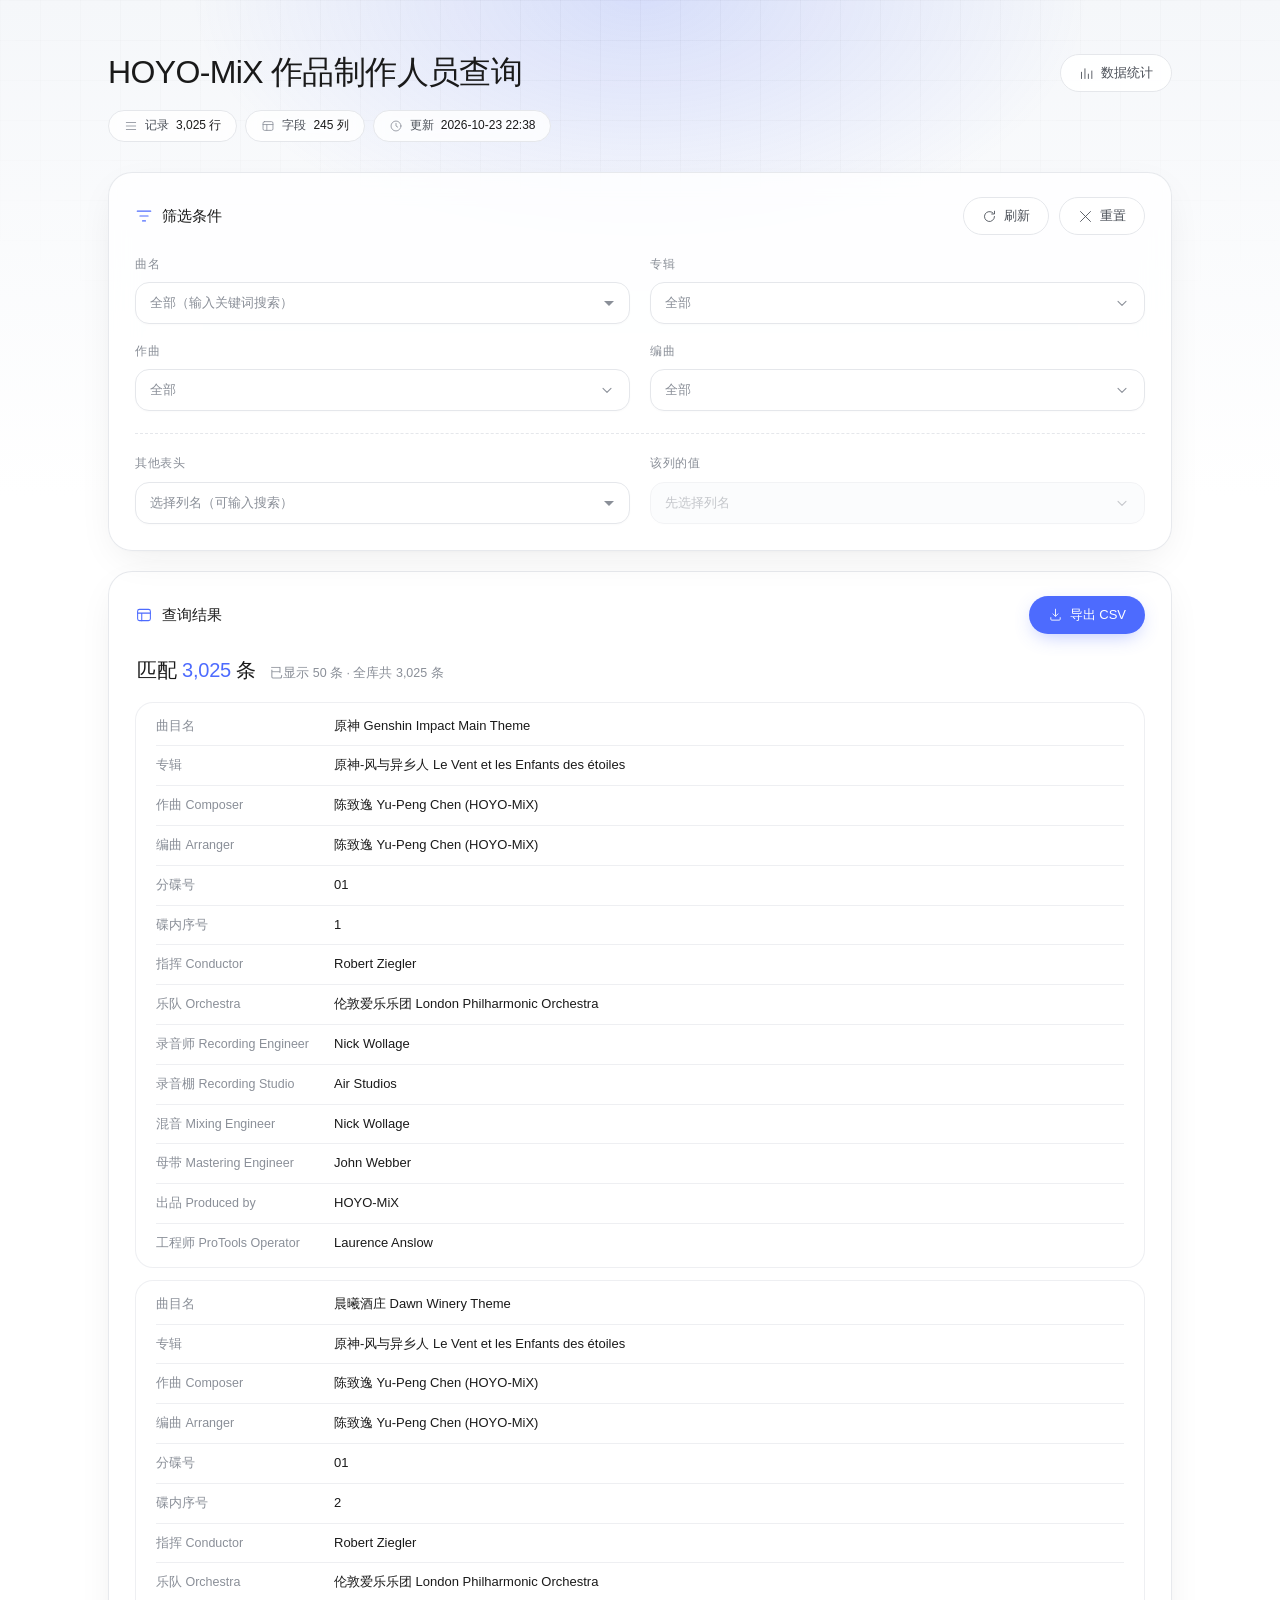
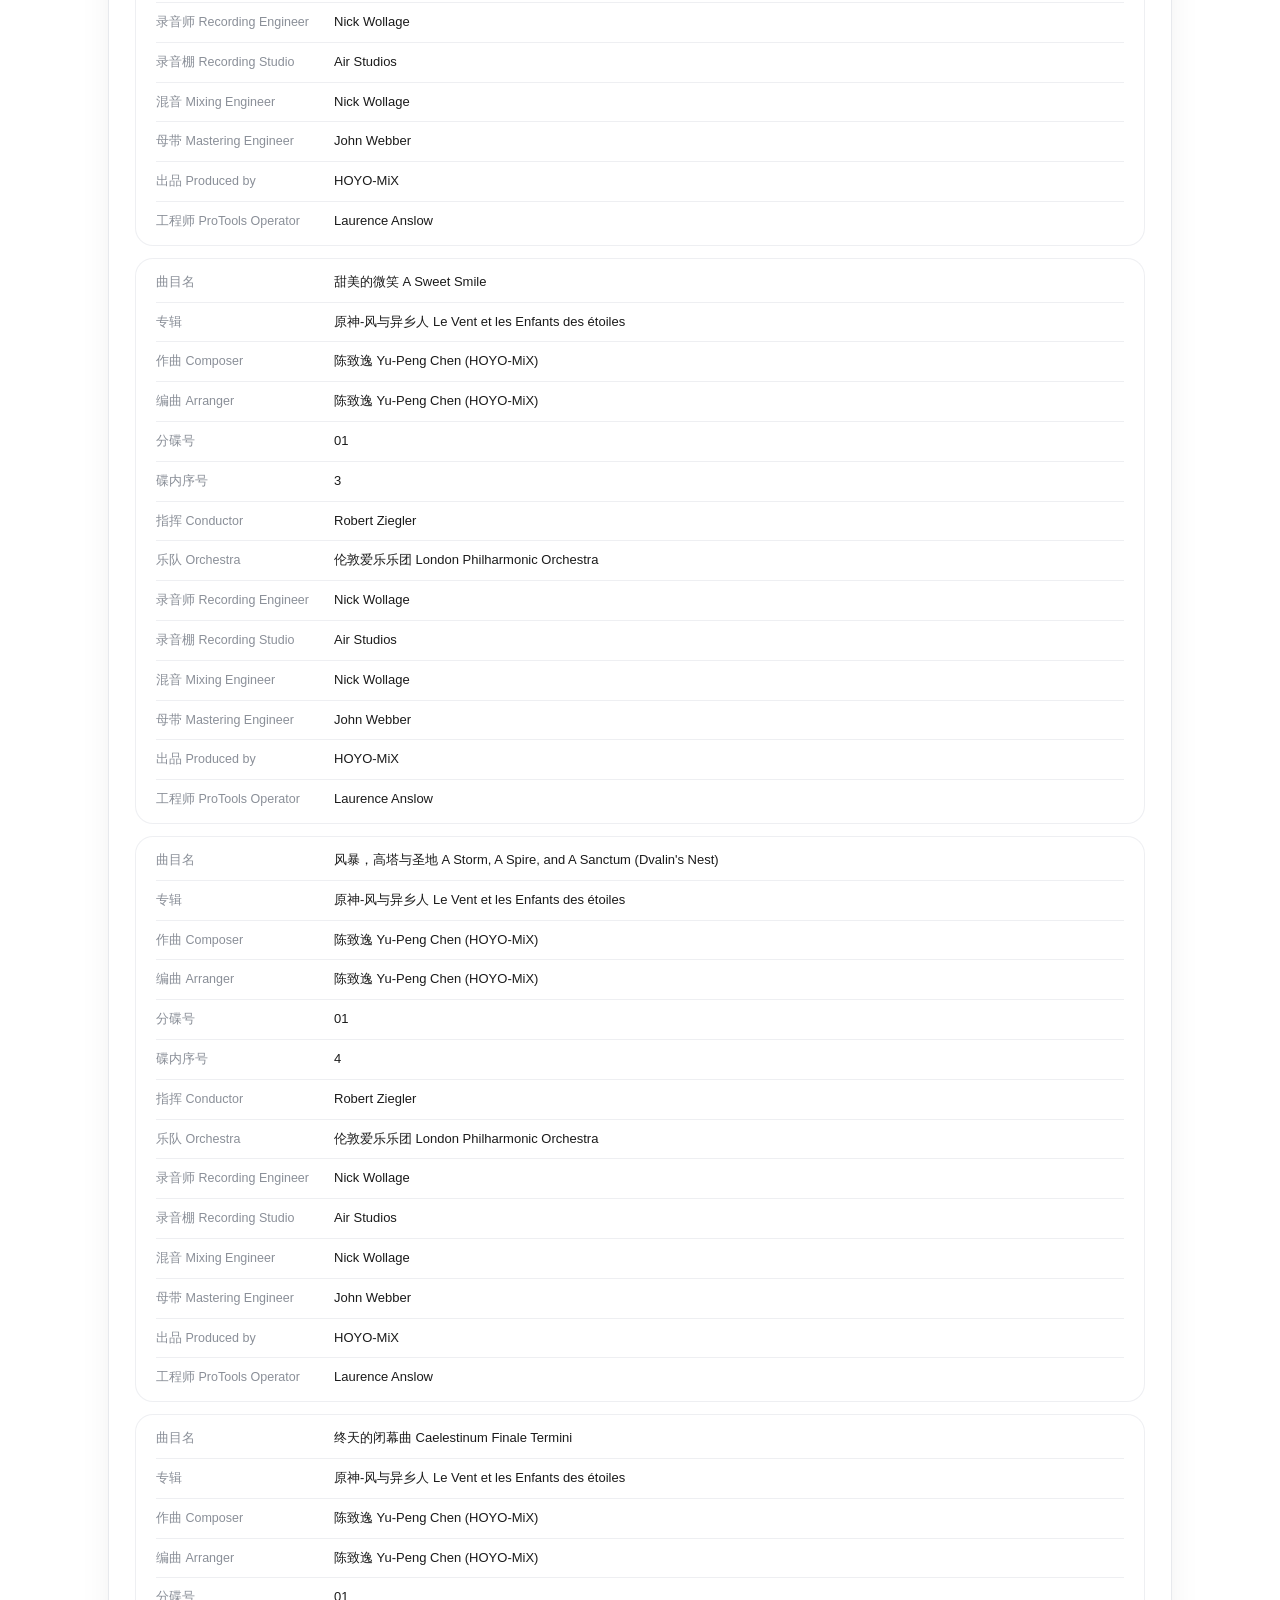
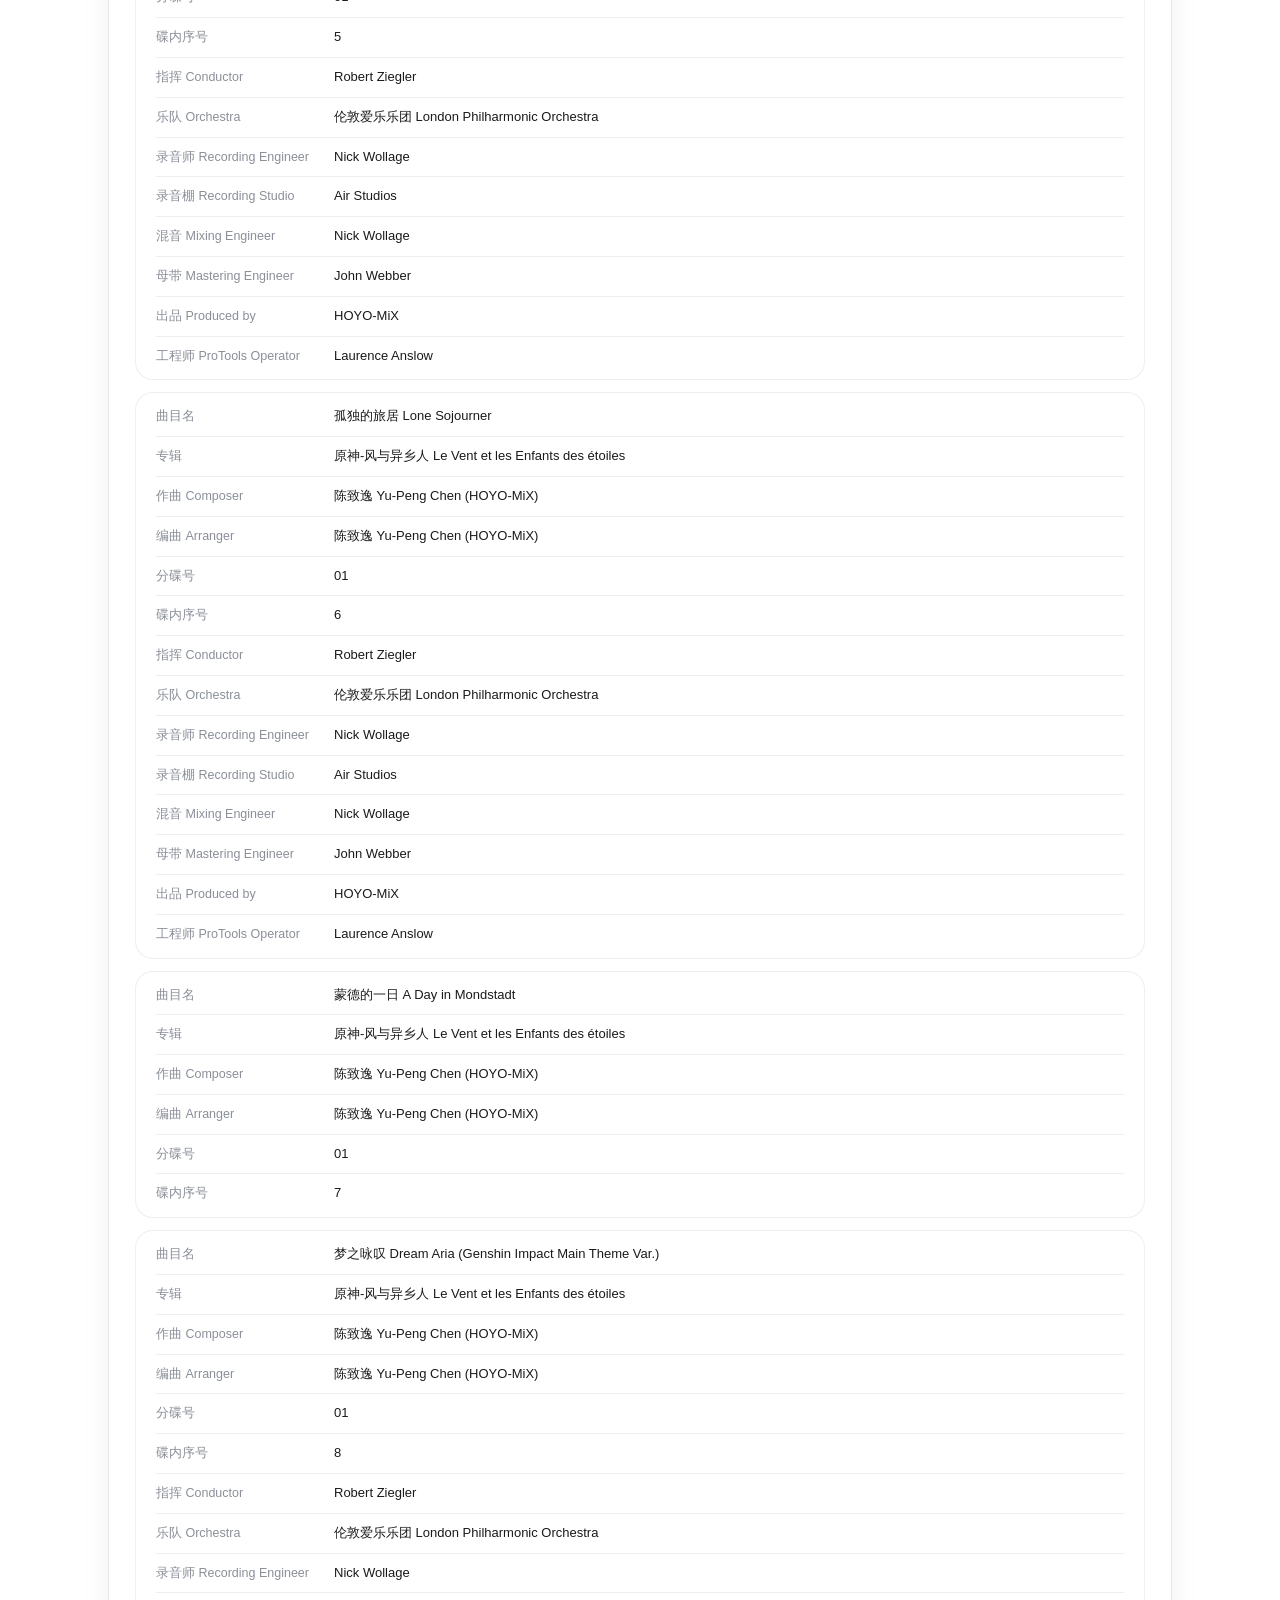
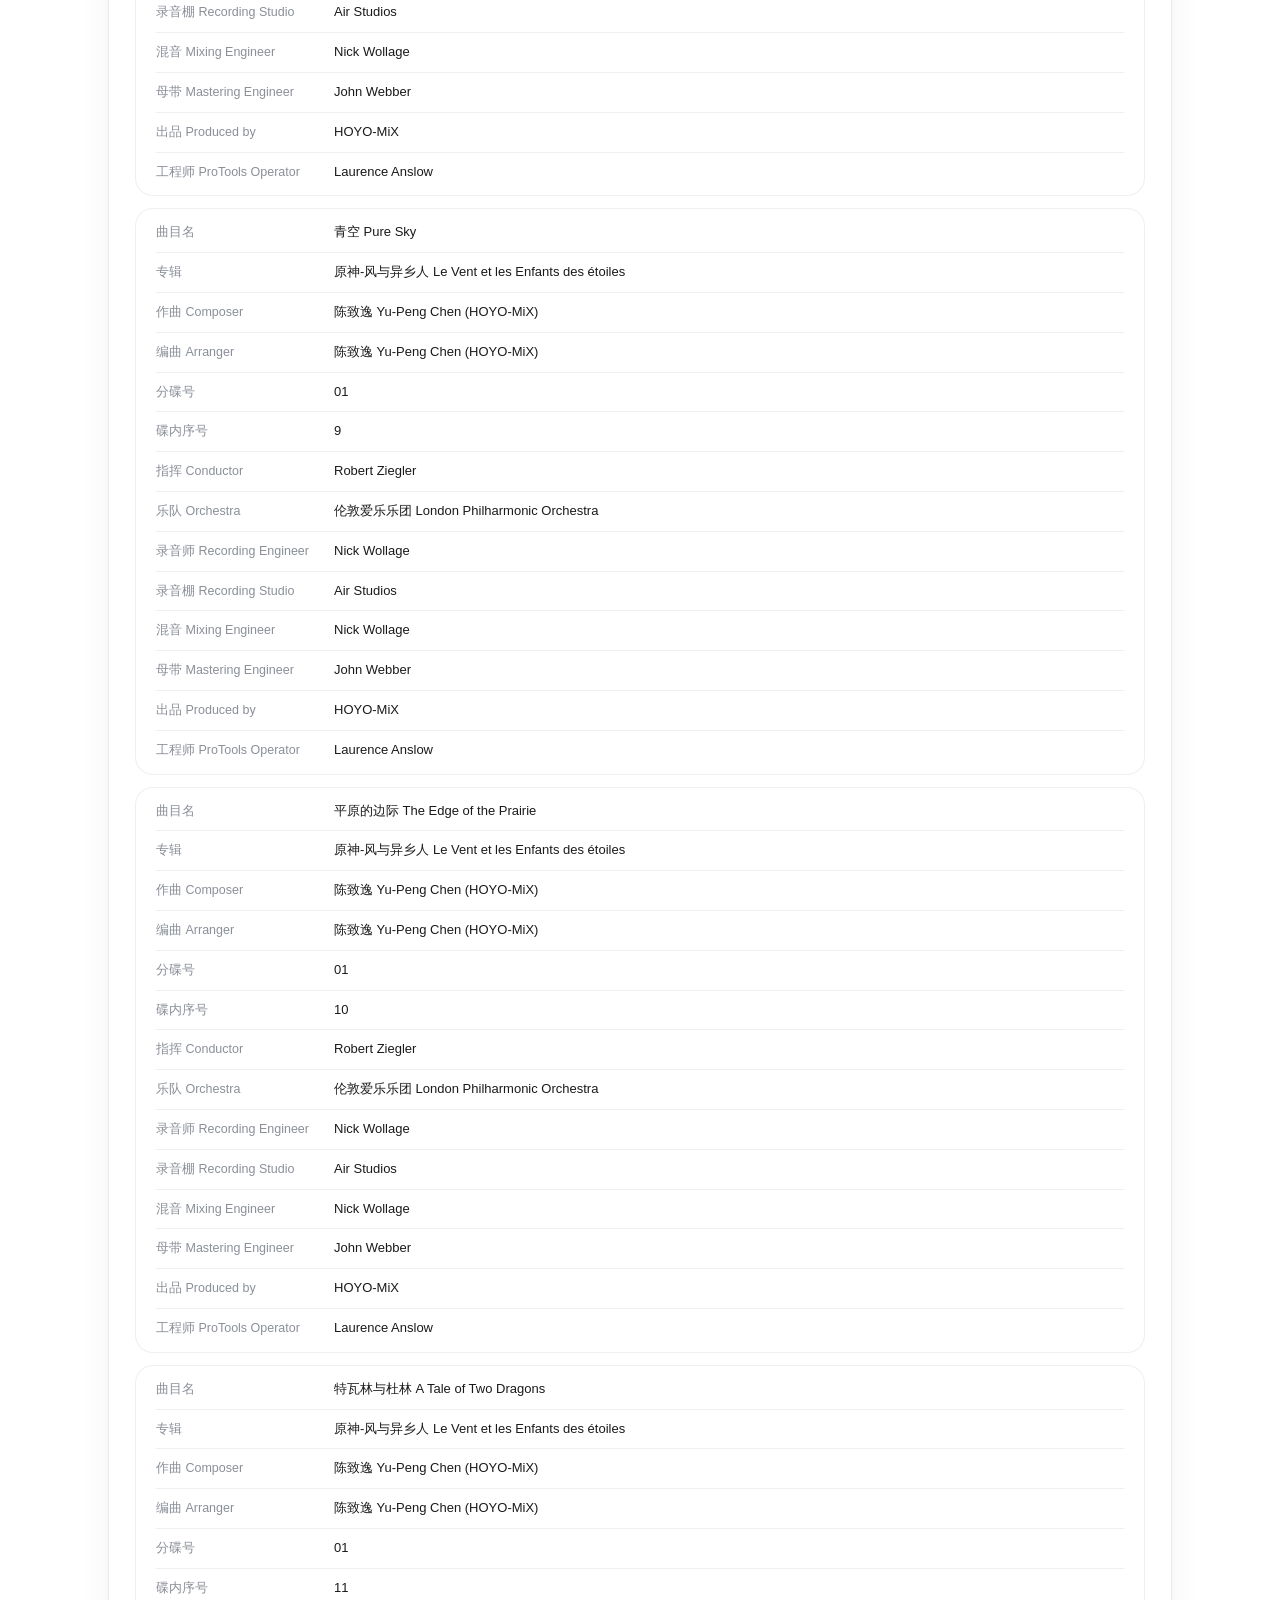
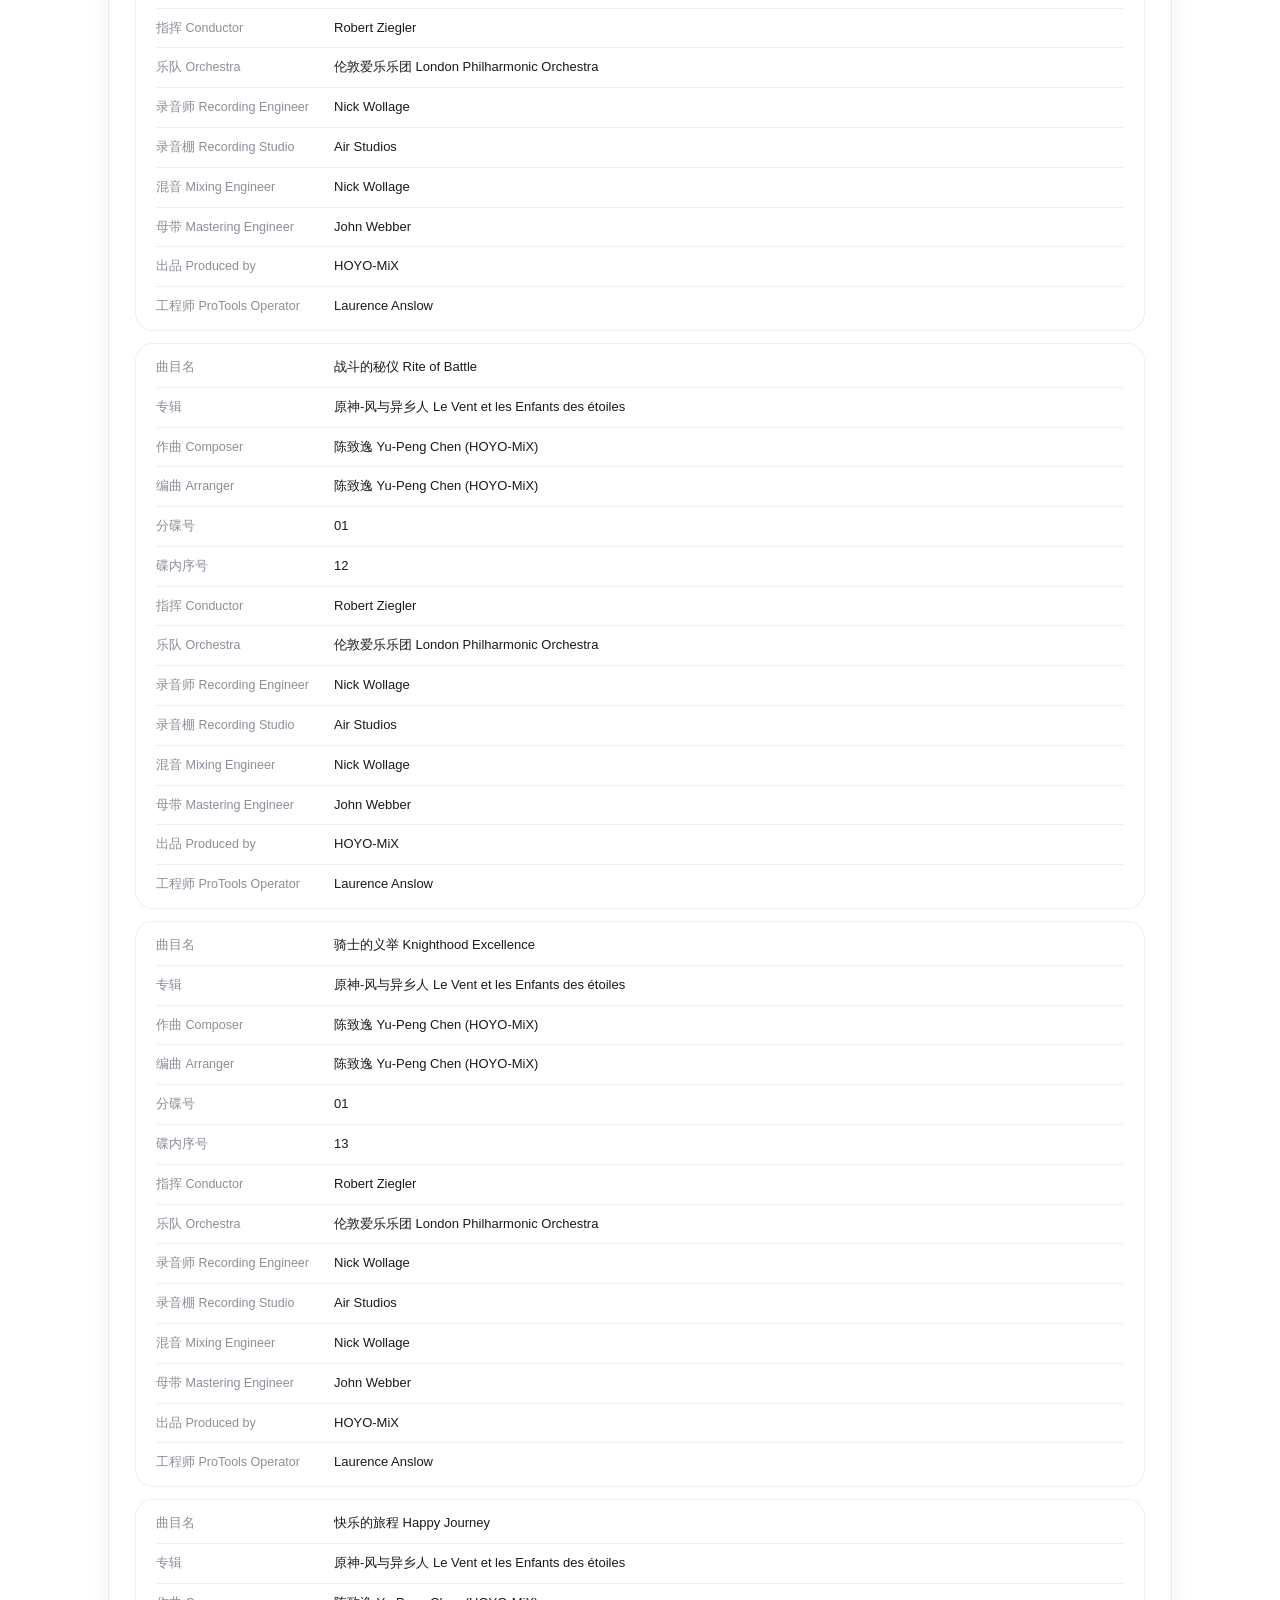
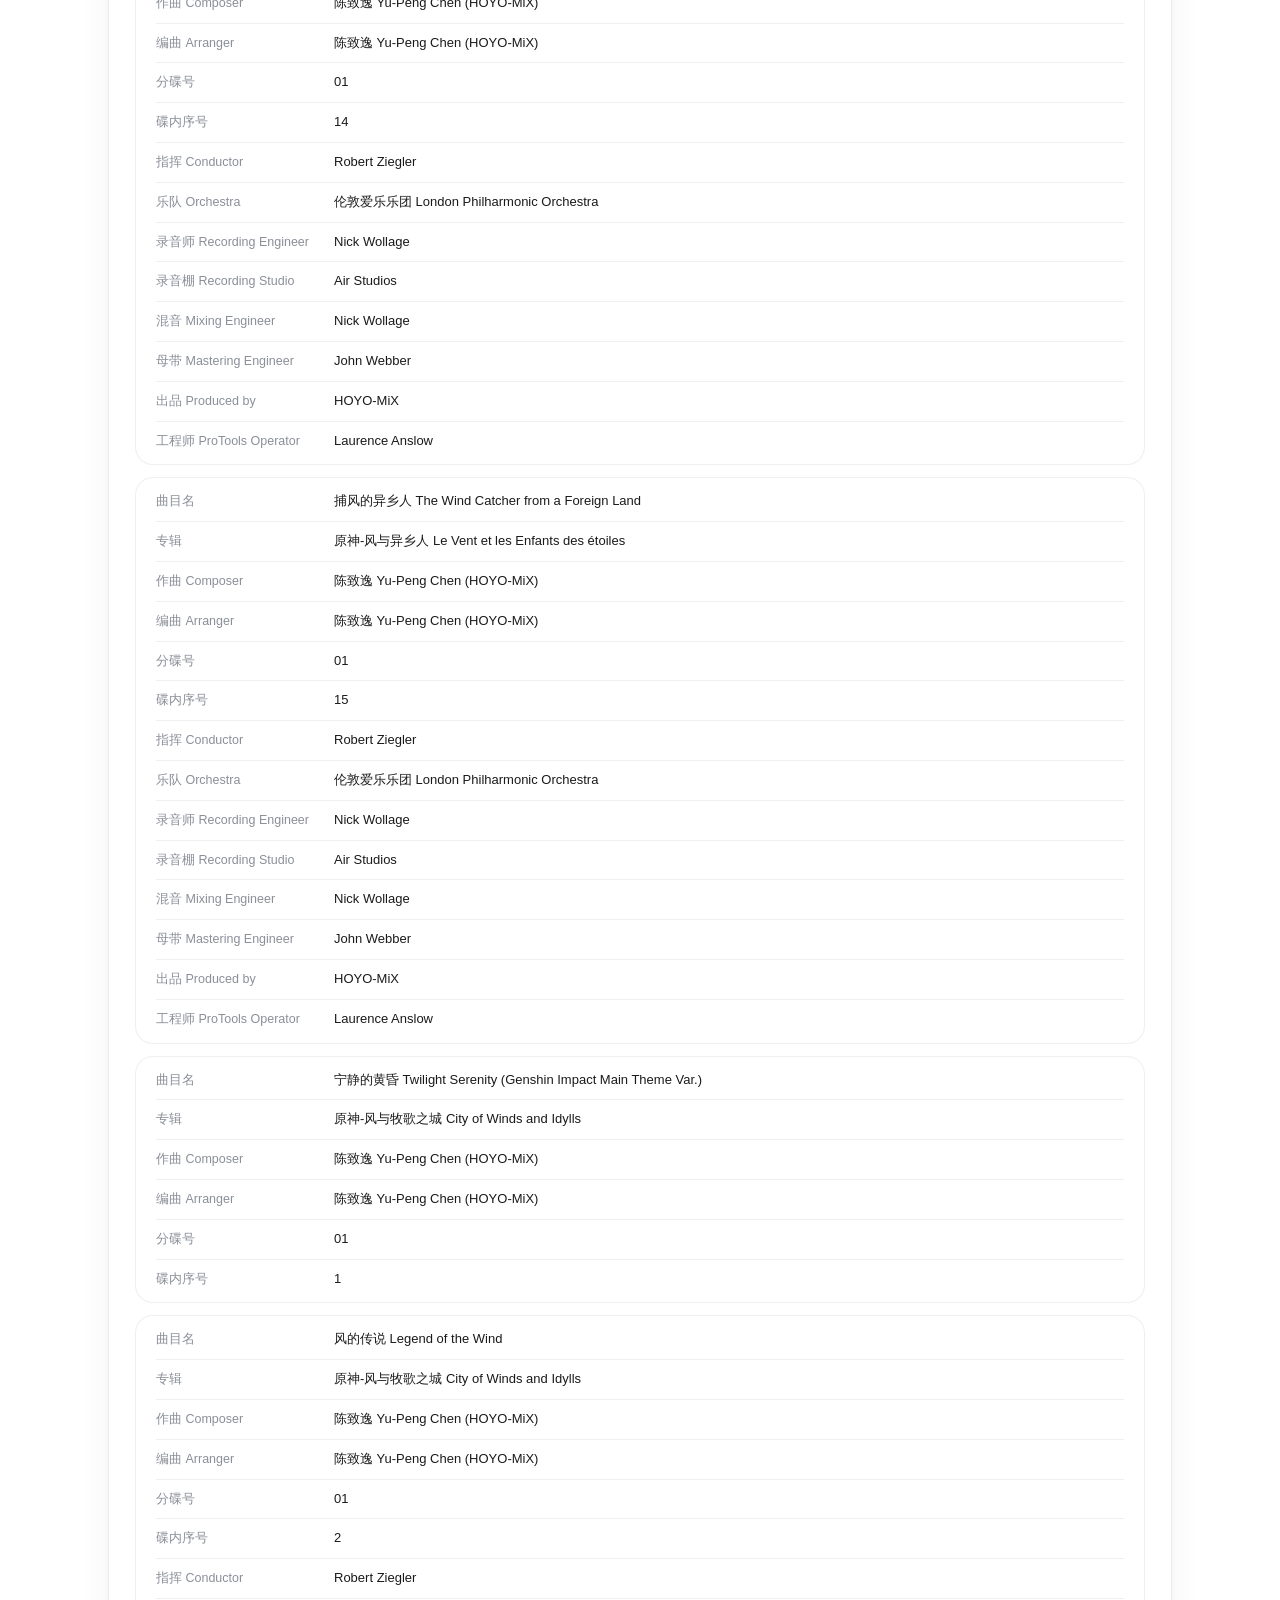
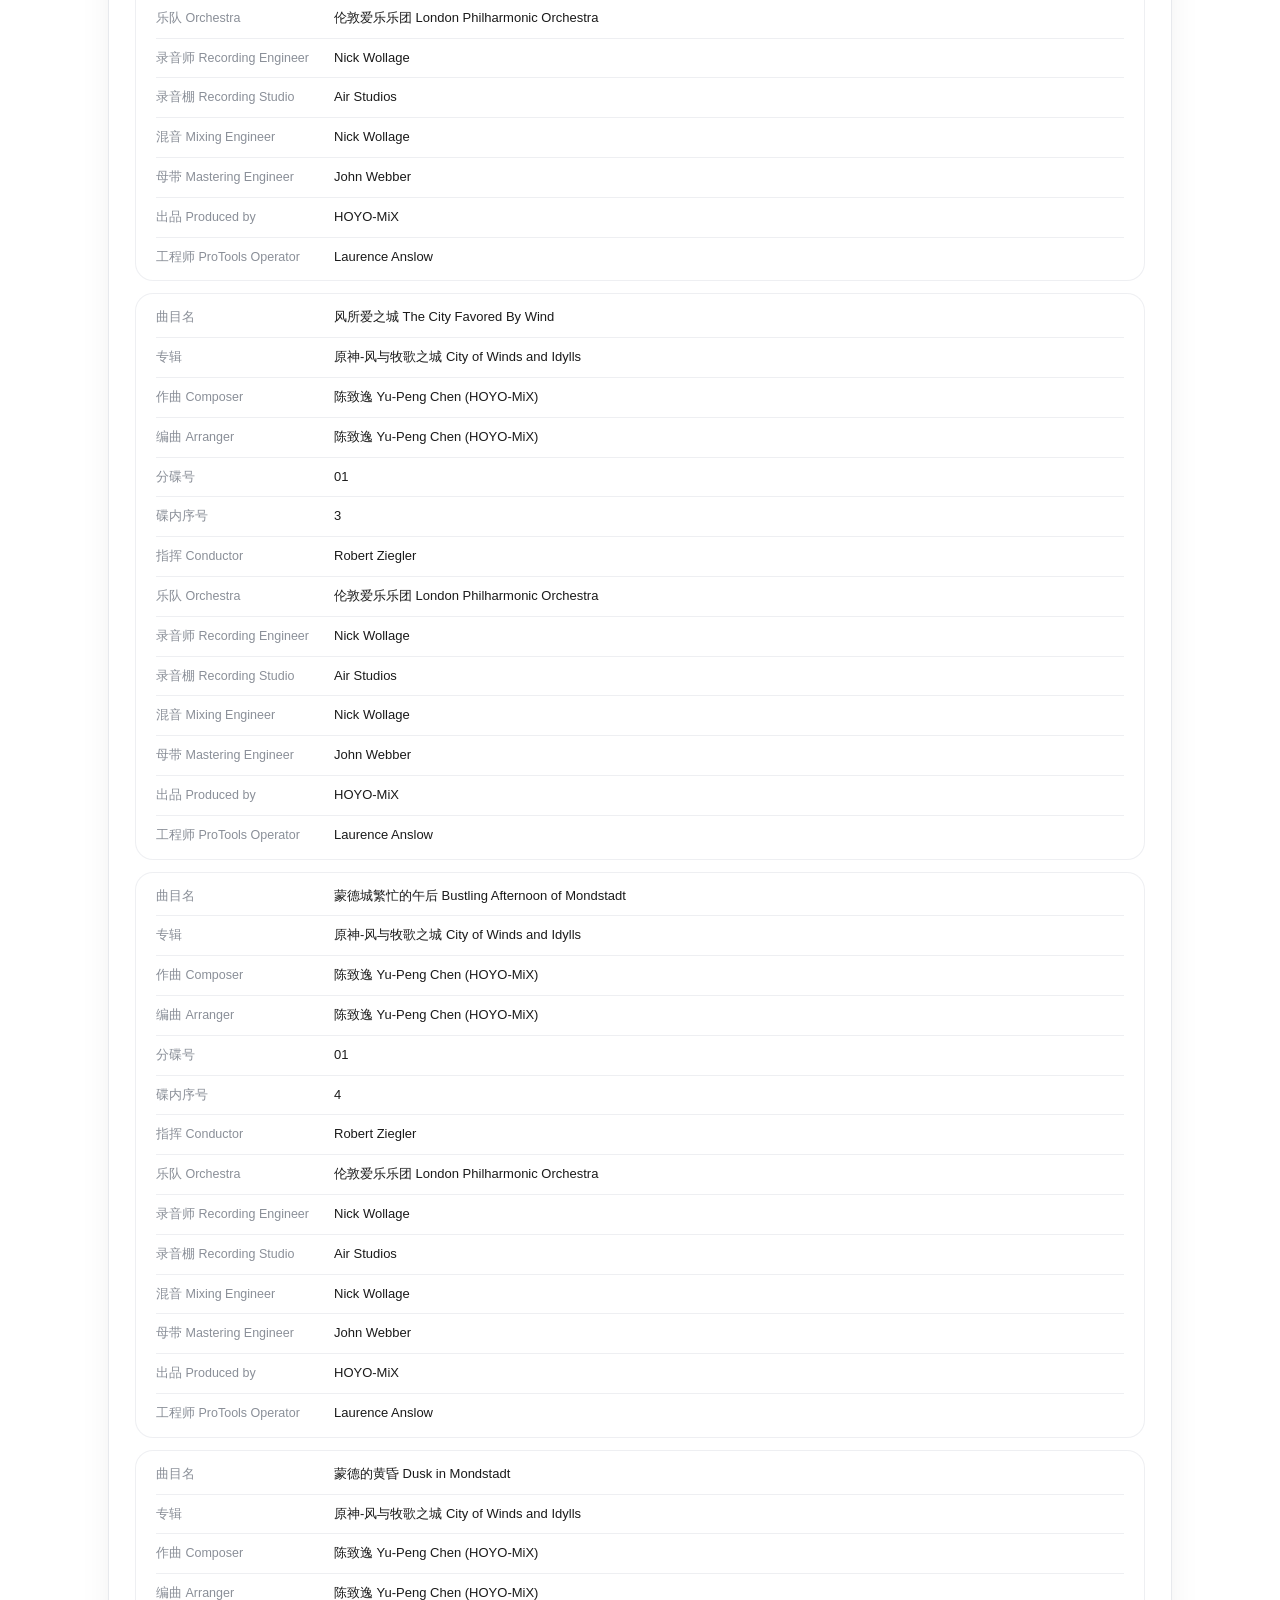
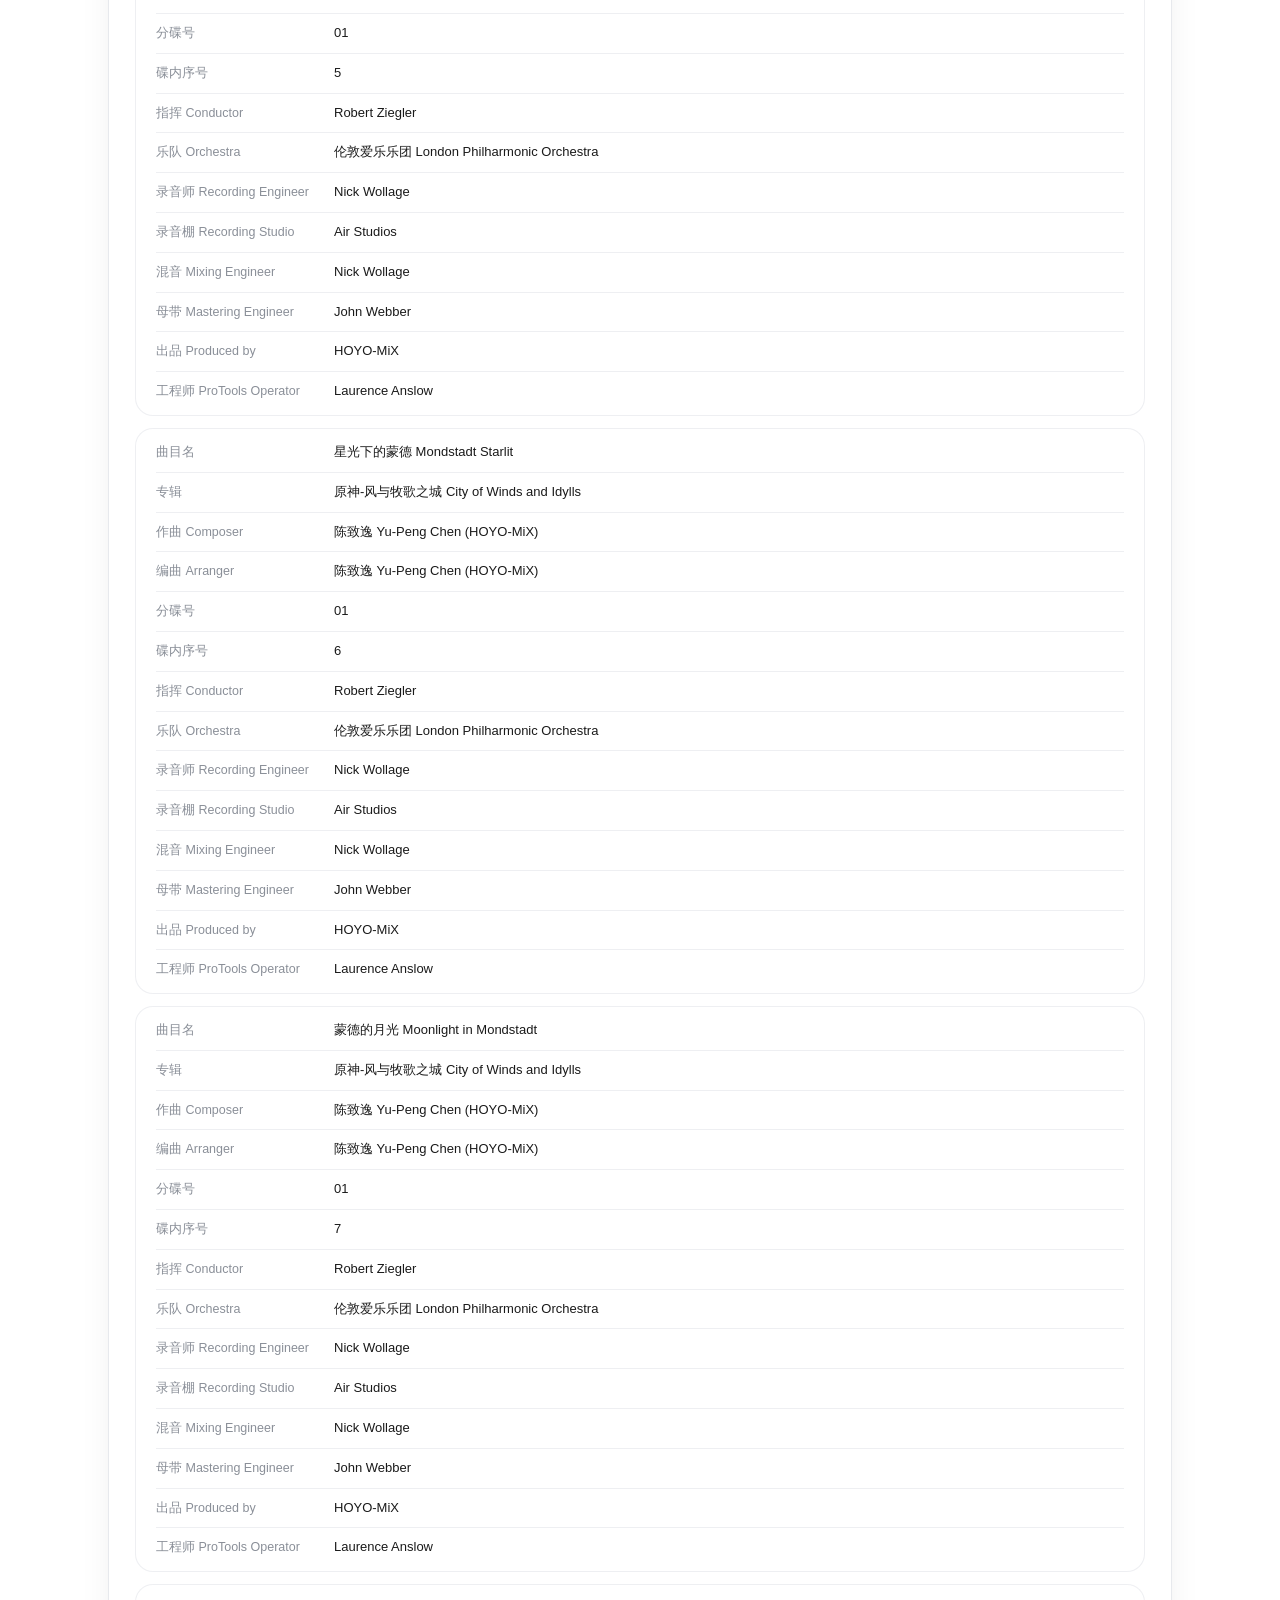
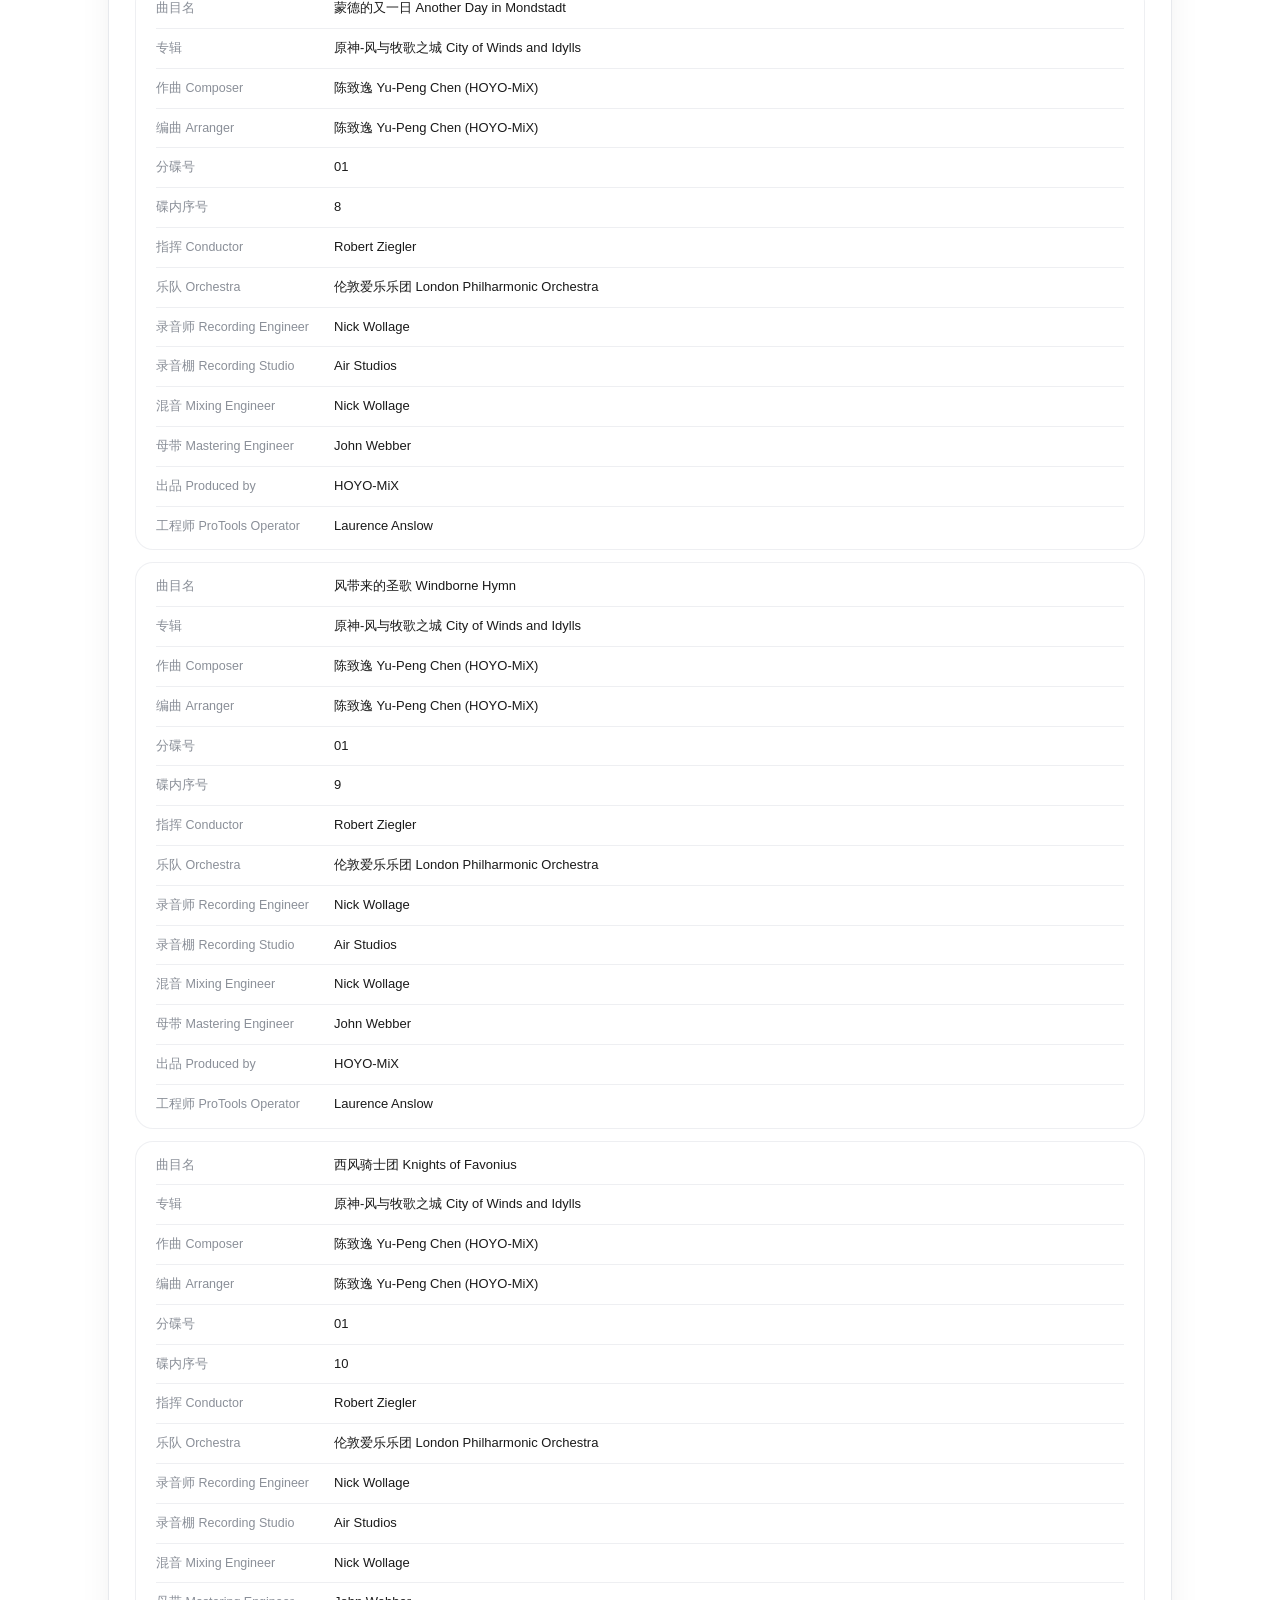
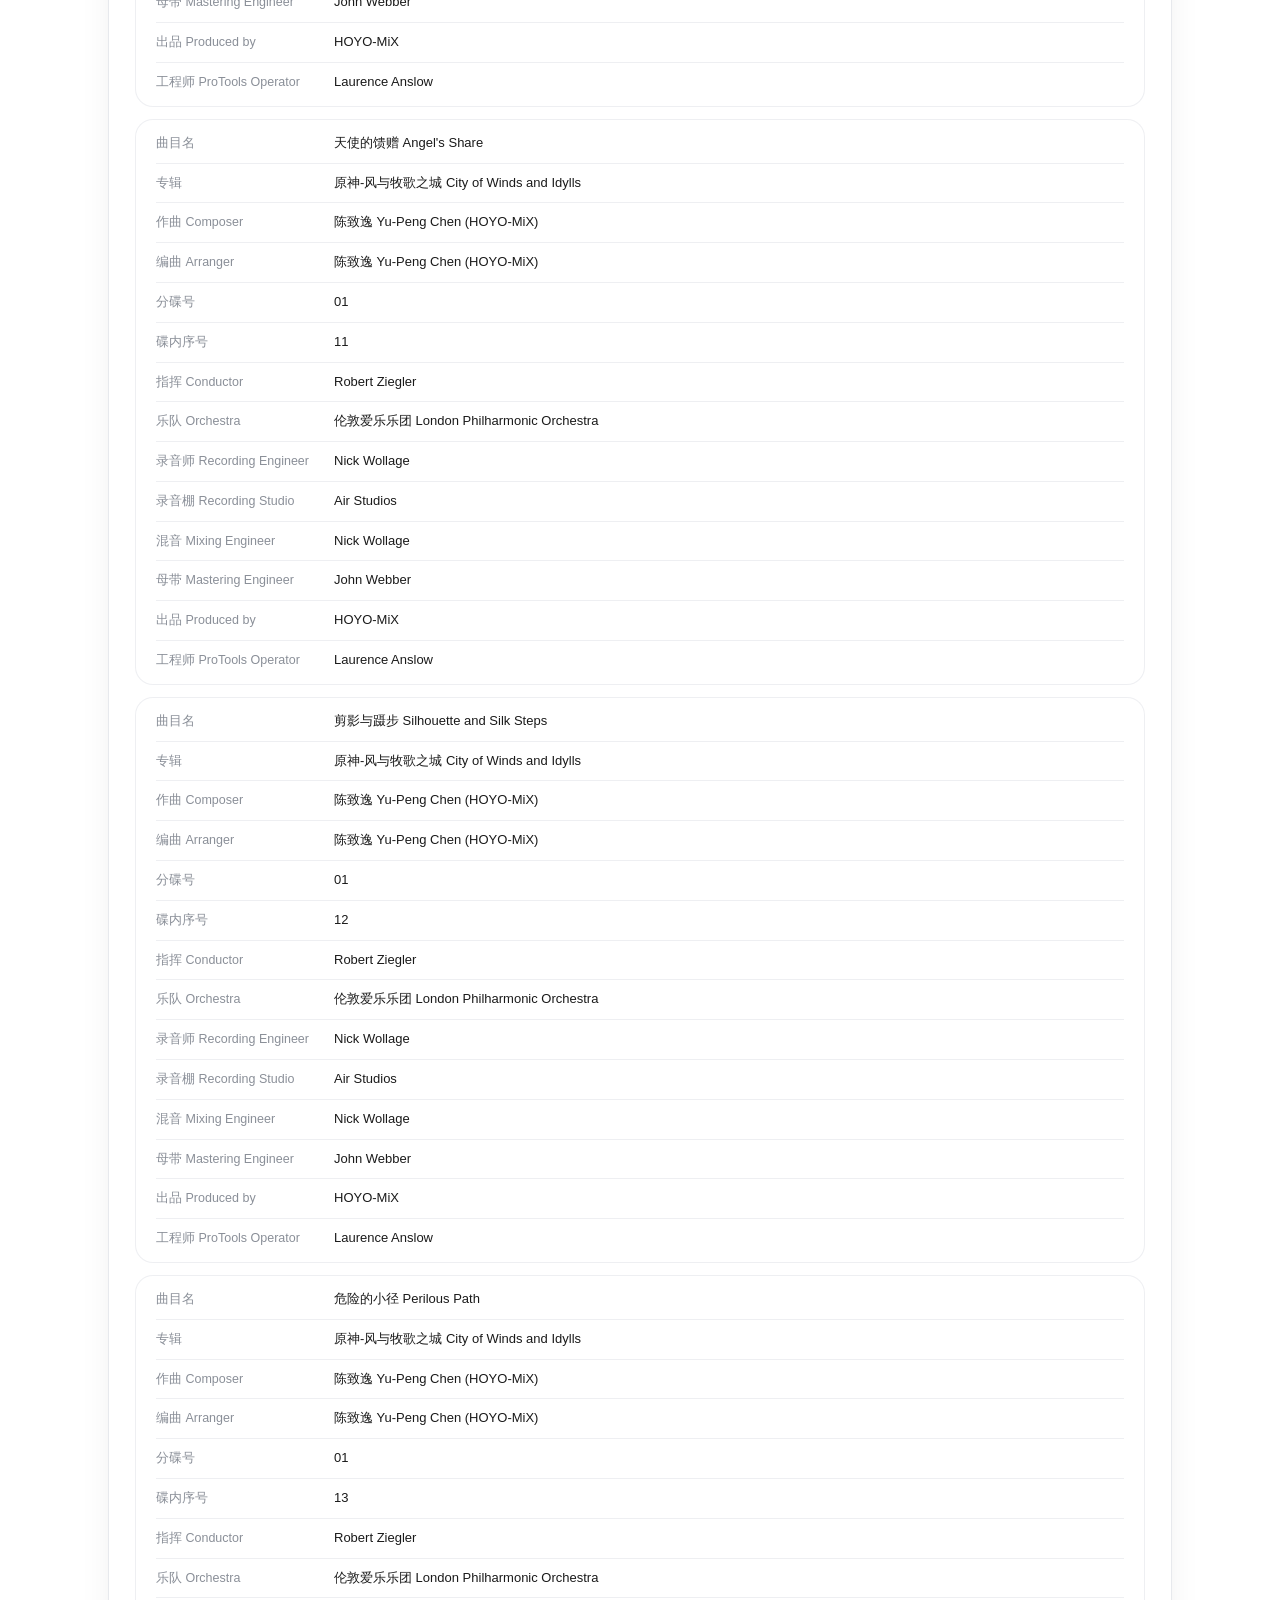
<file: index.html>
<!DOCTYPE html>
<html lang="zh-CN">
<head>
<meta charset="utf-8">
<meta name="viewport" content="width=device-width, initial-scale=1">
<title>HOYO-MiX 歌曲数据库查询</title>
<meta name="description" content="HOYO-MiX 作品制作人员信息数据库在线查询">
<link rel="stylesheet" href="vendor/tom-select.css">
<link rel="stylesheet" href="style.css">
</head>
<body>

<div class="bg-grid" aria-hidden="true"></div>
<div class="bg-aura" aria-hidden="true"></div>

<main class="page">

  <header class="hero">
    <div class="hero-top">
      <h1>HOYO-MiX 作品制作人员查询</h1>
      <a class="btn btn-ghost hero-link" href="stats.html">
        <svg viewBox="0 0 24 24" fill="none" stroke="currentColor" stroke-width="1.4" stroke-linecap="round" stroke-linejoin="round" aria-hidden="true">
          <path d="M4 20V10M9.5 20V4.5M15 20v-7M20.5 20V8"/>
        </svg>
        数据统计
      </a>
    </div>
    <div class="chips" id="meta-chips">
      <span class="chip skeleton-chip"></span>
      <span class="chip skeleton-chip"></span>
      <span class="chip skeleton-chip"></span>
    </div>
  </header>

  <section class="panel" aria-labelledby="filter-heading">
    <div class="panel-head">
      <h2 id="filter-heading">
        <svg viewBox="0 0 24 24" fill="none" stroke="currentColor" stroke-width="1.4" stroke-linecap="round" stroke-linejoin="round" aria-hidden="true">
          <path d="M3 5.5h18M6.5 12h11M10 18.5h4"/>
        </svg>
        筛选条件
      </h2>
      <div class="panel-head-actions">
        <button type="button" class="btn btn-ghost" id="btn-refresh" title="绕过浏览器缓存重新拉取数据">
          <svg viewBox="0 0 24 24" fill="none" stroke="currentColor" stroke-width="1.4" stroke-linecap="round" stroke-linejoin="round" aria-hidden="true">
            <path d="M20 12a8 8 0 1 1-2.4-5.7"/><path d="M20 3.5V8h-4.5"/>
          </svg>
          刷新
        </button>
        <button type="button" class="btn btn-ghost" id="btn-reset">
          <svg viewBox="0 0 24 24" fill="none" stroke="currentColor" stroke-width="1.4" stroke-linecap="round" stroke-linejoin="round" aria-hidden="true">
            <path d="M4 4l16 16M20 4L4 20"/>
          </svg>
          重置
        </button>
      </div>
    </div>

    <div id="filter-warnings" class="notice notice-warn" hidden></div>

    <div class="filters" id="role-filters"></div>

    <div class="extra-block">
      <div class="filters filters-extra">
        <div class="field">
          <label for="f-extra-col">其他表头</label>
          <select id="f-extra-col" placeholder="选择列名（可输入搜索）"></select>
        </div>
        <div class="field">
          <label>该列的值</label>
          <div id="extra-val-slot"></div>
        </div>
      </div>
    </div>
  </section>

  <section class="panel panel-results" aria-labelledby="result-heading">
    <div class="panel-head">
      <h2 id="result-heading">
        <svg viewBox="0 0 24 24" fill="none" stroke="currentColor" stroke-width="1.4" stroke-linecap="round" stroke-linejoin="round" aria-hidden="true">
          <rect x="3.5" y="4.5" width="17" height="15" rx="2.5"/><path d="M3.5 9.5h17M9 9.5v10"/>
        </svg>
        查询结果
      </h2>
      <div class="panel-head-actions">
        <button type="button" class="btn btn-primary" id="btn-csv">
          <svg viewBox="0 0 24 24" fill="none" stroke="currentColor" stroke-width="1.4" stroke-linecap="round" stroke-linejoin="round" aria-hidden="true">
            <path d="M12 3.5v11M8 11l4 4 4-4"/>
            <path d="M4.5 17v2.5A1.5 1.5 0 0 0 6 21h12a1.5 1.5 0 0 0 1.5-1.5V17"/>
          </svg>
          导出 CSV
        </button>
      </div>
    </div>

    <div class="statbar">
      <span class="stat-main" aria-live="polite" id="stat-count">—</span>
      <span class="stat-sub" id="stat-sub"></span>
    </div>

    <div id="records"></div>

    <div class="list-foot" id="list-foot" hidden>
      <button type="button" class="btn btn-ghost" id="btn-more">加载更多</button>
      <span class="foot-hint" id="foot-hint"></span>
    </div>

    <div class="empty" id="empty-state" hidden>
      <svg viewBox="0 0 24 24" fill="none" stroke="currentColor" stroke-width="1.2" stroke-linecap="round" stroke-linejoin="round" aria-hidden="true">
        <circle cx="11" cy="11" r="6.5"/><path d="M16 16l4.5 4.5"/>
      </svg>
      <p>没有匹配的记录</p>
    </div>
  </section>
</main>

<div class="overlay" id="loading" role="status" aria-live="polite">
  <div class="overlay-card">
    <span class="spinner" aria-hidden="true"></span>
    <p class="overlay-title" id="loading-title">正在加载数据</p>
    <p class="overlay-sub" id="loading-sub">首次打开需要下载几 MB 数据，请稍候…</p>
  </div>
</div>

<div class="overlay overlay-error" id="error-panel" hidden>
  <div class="overlay-card">
    <svg class="err-icon" viewBox="0 0 24 24" fill="none" stroke="currentColor" stroke-width="1.4" stroke-linecap="round" stroke-linejoin="round" aria-hidden="true">
      <path d="M12 8.5v5M12 17h.01"/>
      <path d="M10.3 3.9 2.6 17.4A1.9 1.9 0 0 0 4.3 20.3h15.4a1.9 1.9 0 0 0 1.7-2.9L13.7 3.9a1.9 1.9 0 0 0-3.4 0Z"/>
    </svg>
    <p class="overlay-title">数据加载失败</p>
    <p class="overlay-sub" id="error-msg"></p>
    <button type="button" class="btn btn-primary" id="btn-retry">重试</button>
  </div>
</div>

<noscript>
  <div class="overlay"><div class="overlay-card"><p class="overlay-title">需要启用 JavaScript</p></div></div>
</noscript>

<script src="vendor/tom-select.complete.min.js"></script>
<script src="app.js"></script>
</body>
</html>
</file>
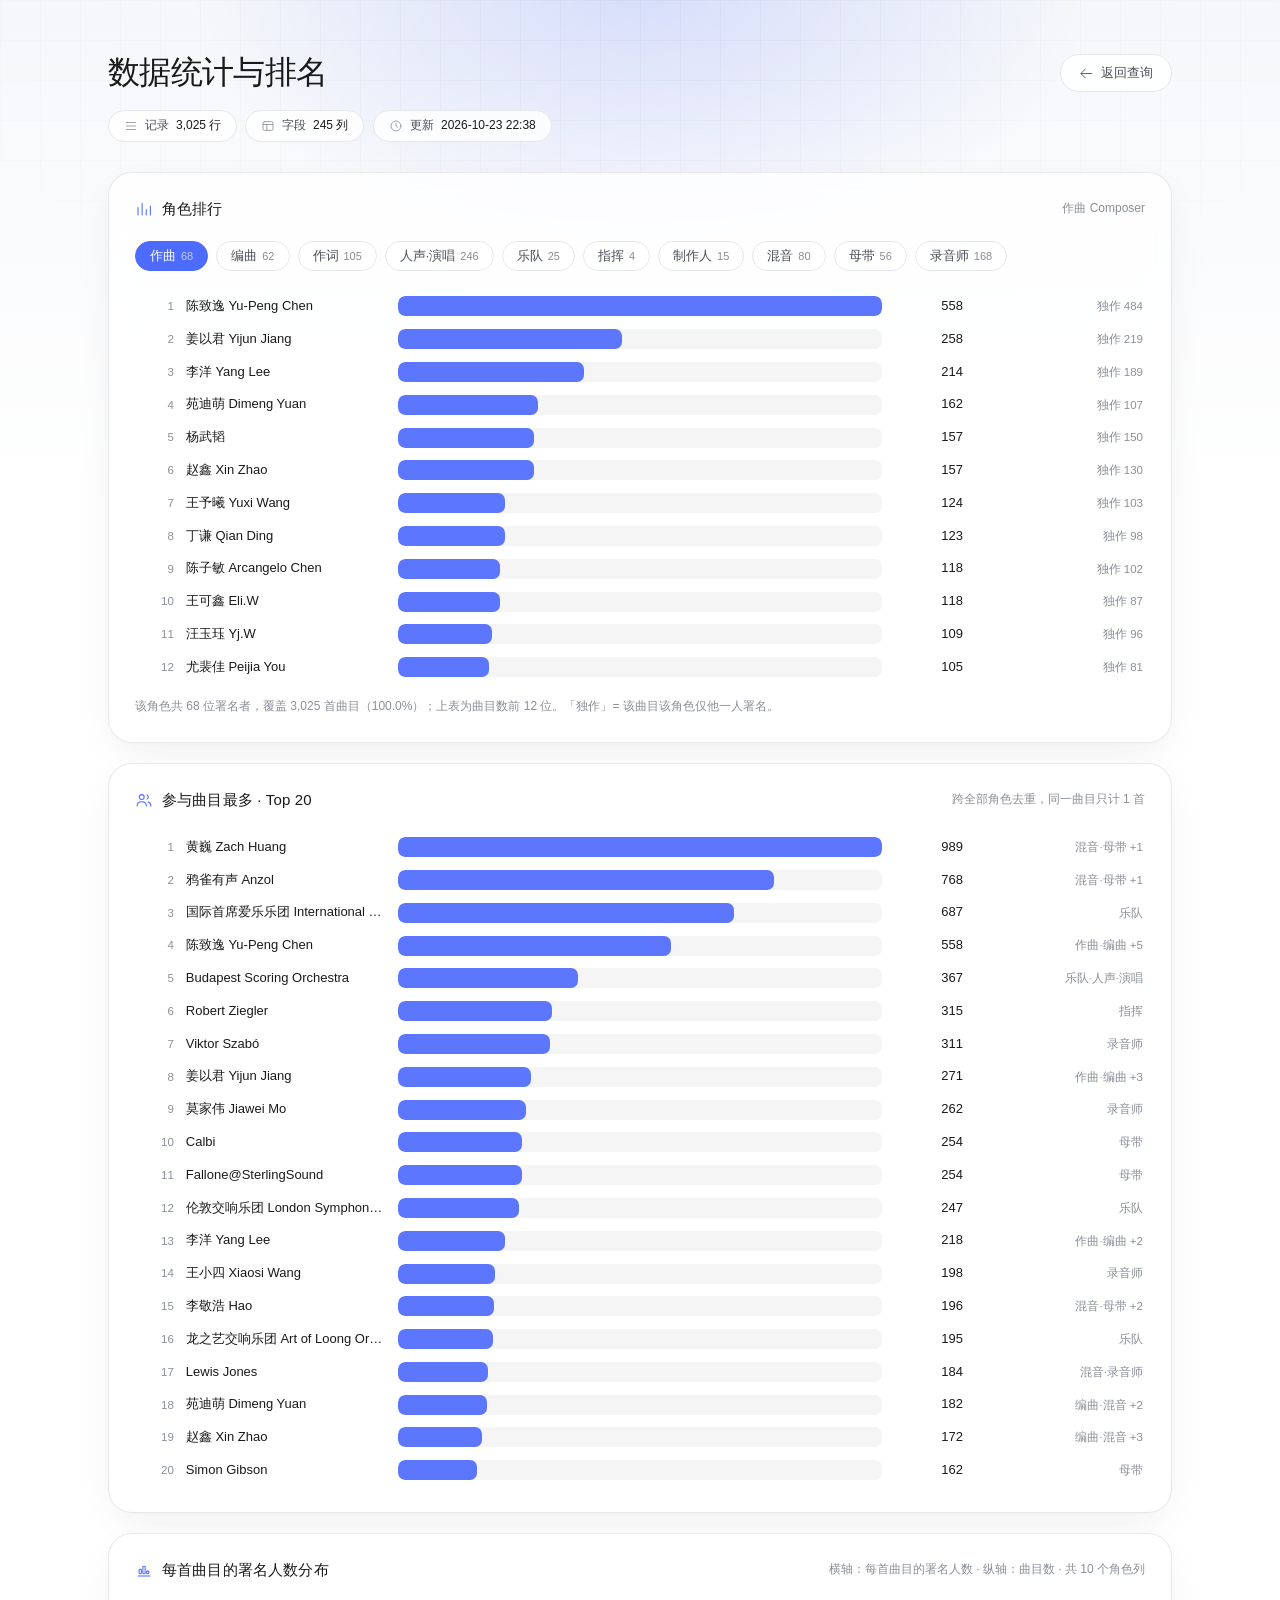
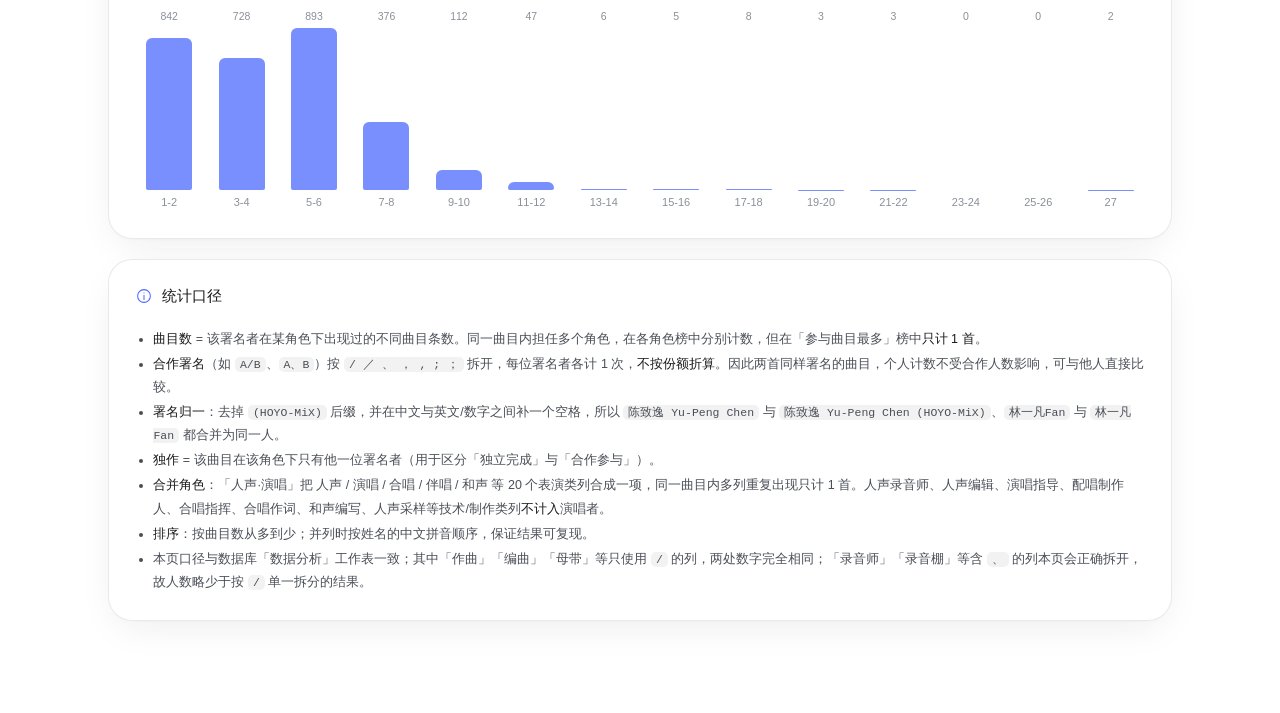
<file: stats.html>
<!DOCTYPE html>
<html lang="zh-CN">
<head>
<meta charset="utf-8">
<meta name="viewport" content="width=device-width, initial-scale=1">
<title>数据统计与排名 · HOYO-MiX 歌曲数据库</title>
<meta name="description" content="HOYO-MiX 作品数据库的实时统计与排名">
<link rel="stylesheet" href="style.css">
<link rel="stylesheet" href="stats.css">
</head>
<body>

<div class="bg-grid" aria-hidden="true"></div>
<div class="bg-aura" aria-hidden="true"></div>

<main class="page">

  <header class="hero">
    <div class="hero-top">
      <h1>数据统计与排名</h1>
      <a class="btn btn-ghost hero-link" href="index.html">
        <svg viewBox="0 0 24 24" fill="none" stroke="currentColor" stroke-width="1.4" stroke-linecap="round" stroke-linejoin="round" aria-hidden="true">
          <path d="M10 5l-7 7 7 7M3.5 12h17"/>
        </svg>
        返回查询
      </a>
    </div>
    <div class="chips" id="meta-chips">
      <span class="chip skeleton-chip"></span>
      <span class="chip skeleton-chip"></span>
      <span class="chip skeleton-chip"></span>
    </div>
  </header>

  <!-- 单角色排行 -->
  <section class="panel">
    <div class="panel-head">
      <h2>
        <svg viewBox="0 0 24 24" fill="none" stroke="currentColor" stroke-width="1.4" stroke-linecap="round" stroke-linejoin="round" aria-hidden="true">
          <path d="M4 20V10M9.5 20V4.5M15 20v-7M20.5 20V8"/>
        </svg>
        角色排行
      </h2>
      <span class="head-note" id="role-note"></span>
    </div>

    <div class="role-tabs" id="role-tabs" role="tablist"></div>

    <div class="chart" id="role-bars"></div>

    <p class="chart-foot" id="role-foot"></p>
  </section>

  <!-- 跨角色 -->
  <section class="panel">
    <div class="panel-head">
      <h2>
        <svg viewBox="0 0 24 24" fill="none" stroke="currentColor" stroke-width="1.4" stroke-linecap="round" stroke-linejoin="round" aria-hidden="true">
          <circle cx="9" cy="8" r="3.2"/><path d="M2.8 20c0-3.4 2.8-5.6 6.2-5.6s6.2 2.2 6.2 5.6"/>
          <path d="M16 5.2a3.2 3.2 0 0 1 0 5.6M17.4 14.6c2.2.6 3.8 2.4 3.8 5.4"/>
        </svg>
        参与曲目最多 · Top 20
      </h2>
      <span class="head-note">跨全部角色去重，同一曲目只计 1 首</span>
    </div>
    <div class="chart" id="agg-bars"></div>
  </section>

  <!-- 分布 -->
  <section class="panel">
    <div class="panel-head">
      <h2>
        <svg viewBox="0 0 24 24" fill="none" stroke="currentColor" stroke-width="1.4" stroke-linecap="round" stroke-linejoin="round" aria-hidden="true">
          <path d="M4 20h16"/><rect x="5.5" y="11" width="3" height="6" rx="1"/>
          <rect x="10.5" y="7" width="3" height="10" rx="1"/><rect x="15.5" y="13.5" width="3" height="3.5" rx="1"/>
        </svg>
        每首曲目的署名人数分布
      </h2>
      <span class="head-note" id="hist-note"></span>
    </div>
    <div class="hist" id="hist"></div>
  </section>

  <!-- 口径 -->
  <section class="panel">
    <div class="panel-head">
      <h2>
        <svg viewBox="0 0 24 24" fill="none" stroke="currentColor" stroke-width="1.4" stroke-linecap="round" stroke-linejoin="round" aria-hidden="true">
          <circle cx="12" cy="12" r="8.5"/><path d="M12 11v5.5M12 7.8h.01"/>
        </svg>
        统计口径
      </h2>
    </div>
    <ul class="caliber" id="caliber"></ul>
  </section>
</main>

<div class="overlay" id="loading" role="status" aria-live="polite">
  <div class="overlay-card">
    <span class="spinner" aria-hidden="true"></span>
    <p class="overlay-title" id="loading-title">正在统计</p>
    <p class="overlay-sub" id="loading-sub">读取数据并计算排名…</p>
  </div>
</div>

<div class="overlay overlay-error" id="error-panel" hidden>
  <div class="overlay-card">
    <svg class="err-icon" viewBox="0 0 24 24" fill="none" stroke="currentColor" stroke-width="1.4" stroke-linecap="round" stroke-linejoin="round" aria-hidden="true">
      <path d="M12 8.5v5M12 17h.01"/>
      <path d="M10.3 3.9 2.6 17.4A1.9 1.9 0 0 0 4.3 20.3h15.4a1.9 1.9 0 0 0 1.7-2.9L13.7 3.9a1.9 1.9 0 0 0-3.4 0Z"/>
    </svg>
    <p class="overlay-title">数据加载失败</p>
    <p class="overlay-sub" id="error-msg"></p>
    <a class="btn btn-primary" href="index.html">返回查询页</a>
  </div>
</div>

<noscript>
  <div class="overlay"><div class="overlay-card"><p class="overlay-title">需要启用 JavaScript</p></div></div>
</noscript>

<script src="stats.js"></script>
</body>
</html>
</file>
<file: vendor/tom-select.css>
/**
 * tom-select.css (v2.6.2)
 * Copyright (c) contributors
 *
 * Licensed under the Apache License, Version 2.0 (the "License"); you may not use this
 * file except in compliance with the License. You may obtain a copy of the License at:
 * http://www.apache.org/licenses/LICENSE-2.0
 *
 * Unless required by applicable law or agreed to in writing, software distributed under
 * the License is distributed on an "AS IS" BASIS, WITHOUT WARRANTIES OR CONDITIONS OF
 * ANY KIND, either express or implied. See the License for the specific language
 * governing permissions and limitations under the License.
 *
 */
.ts-control {
  border: 1px solid #d0d0d0;
  padding: 8px 8px;
  width: 100%;
  overflow: hidden;
  position: relative;
  z-index: 1;
  box-sizing: border-box;
  box-shadow: none;
  border-radius: 3px;
  display: flex;
  flex-wrap: wrap;
}
.ts-wrapper.multi.has-items .ts-control {
  padding: calc(8px - 2px - 0px) 8px calc(8px - 2px - 3px - 0px);
}
.full .ts-control {
  background-color: #fff;
}
.disabled .ts-control, .disabled .ts-control * {
  cursor: default !important;
}
.focus .ts-control {
  box-shadow: none;
}
.ts-control > * {
  vertical-align: baseline;
  display: inline-block;
}
.ts-wrapper.multi .ts-control > div {
  cursor: pointer;
  margin: 0 3px 3px 0;
  padding: 2px 6px;
  background: #f2f2f2;
  color: #303030;
  border: 0px solid #d0d0d0;
  overflow: auto;
}
.ts-wrapper.multi .ts-control > div.active {
  background: #e8e8e8;
  color: #303030;
  border: 0px solid #cacaca;
}
.ts-wrapper.multi.disabled .ts-control > div, .ts-wrapper.multi.disabled .ts-control > div.active {
  color: rgb(124.5, 124.5, 124.5);
  background: hsl(0, 0%, 124.9019607843%);
  border: 0px solid hsl(0, 0%, 111.568627451%);
}
.ts-control > input {
  flex: 1 1 auto;
  min-width: 7rem;
  display: inline-block !important;
  padding: 0 !important;
  min-height: 0 !important;
  max-height: none !important;
  max-width: 100% !important;
  margin: 0 !important;
  text-indent: 0 !important;
  border: 0 none !important;
  background: none !important;
  line-height: inherit !important;
  -webkit-user-select: auto !important;
     -moz-user-select: auto !important;
      -ms-user-select: auto !important;
          user-select: auto !important;
  box-shadow: none !important;
}
.ts-control > input::-ms-clear {
  display: none;
}
.ts-control > input:focus {
  outline: none !important;
}
.has-items .ts-control > input {
  margin: 0px 4px !important;
}
.ts-control.rtl {
  text-align: right;
}
.ts-control.rtl.single .ts-control:after {
  left: 15px;
  right: auto;
}
.ts-control.rtl .ts-control > input {
  margin: 0px 4px 0px -2px !important;
}
.disabled .ts-control {
  opacity: 0.5;
  background-color: #fafafa;
}
.input-hidden .ts-control > input {
  opacity: 0;
  position: absolute;
  left: -10000px;
}

.ts-dropdown {
  position: absolute;
  top: 100%;
  left: 0;
  width: 100%;
  z-index: 10;
  border: 1px solid #d0d0d0;
  background: #fff;
  margin: 0.25rem 0 0;
  border-top: 0 none;
  box-sizing: border-box;
  box-shadow: 0 1px 3px rgba(0, 0, 0, 0.1);
  border-radius: 0 0 3px 3px;
}
.ts-dropdown [data-selectable] {
  cursor: pointer;
  overflow: hidden;
}
.ts-dropdown [data-selectable] .highlight {
  background: rgba(125, 168, 208, 0.2);
  border-radius: 1px;
}
.ts-dropdown .option,
.ts-dropdown .optgroup-header,
.ts-dropdown .no-results,
.ts-dropdown .create {
  padding: 5px 8px;
}
.ts-dropdown .option, .ts-dropdown [data-disabled], .ts-dropdown [data-disabled] [data-selectable].option {
  cursor: inherit;
  opacity: 0.5;
}
.ts-dropdown [data-selectable].option {
  opacity: 1;
  cursor: pointer;
}
.ts-dropdown .optgroup:first-child .optgroup-header {
  border-top: 0 none;
}
.ts-dropdown .optgroup-header {
  color: #303030;
  background: #fff;
  cursor: default;
}
.ts-dropdown .active {
  background-color: #f5fafd;
  color: #495c68;
}
.ts-dropdown .active.create {
  color: #495c68;
}
.ts-dropdown .create {
  color: rgba(48, 48, 48, 0.5);
}
.ts-dropdown .spinner {
  display: inline-block;
  width: 30px;
  height: 30px;
  margin: 5px 8px;
}
.ts-dropdown .spinner::after {
  content: " ";
  display: block;
  width: 24px;
  height: 24px;
  margin: 3px;
  border-radius: 50%;
  border: 5px solid #d0d0d0;
  border-color: #d0d0d0 transparent #d0d0d0 transparent;
  animation: lds-dual-ring 1.2s linear infinite;
}
@keyframes lds-dual-ring {
  0% {
    transform: rotate(0deg);
  }
  100% {
    transform: rotate(360deg);
  }
}

.ts-dropdown-content {
  overflow: hidden auto;
  max-height: 200px;
  scroll-behavior: smooth;
}

.ts-wrapper.plugin-drag_drop .ts-dragging {
  color: transparent !important;
}
.ts-wrapper.plugin-drag_drop .ts-dragging > * {
  visibility: hidden !important;
}

.plugin-checkbox_options:not(.rtl) .option input {
  margin-right: 0.5rem;
}

.plugin-checkbox_options.rtl .option input {
  margin-left: 0.5rem;
}

/* stylelint-disable function-name-case */
.plugin-clear_button {
  --ts-pr-clear-button: 1em;
}
.plugin-clear_button .clear-button {
  opacity: 0;
  position: absolute;
  top: 50%;
  transform: translateY(-50%);
  right: calc(8px - 6px);
  margin-right: 0 !important;
  background: transparent !important;
  transition: opacity 0.5s;
  cursor: pointer;
}
.plugin-clear_button.form-select .clear-button, .plugin-clear_button.single .clear-button {
  right: max(var(--ts-pr-caret), 8px);
}
.plugin-clear_button.focus.has-items .clear-button, .plugin-clear_button:not(.disabled):hover.has-items .clear-button {
  opacity: 1;
}

.ts-wrapper .dropdown-header {
  position: relative;
  padding: 10px 8px;
  border-bottom: 1px solid #d0d0d0;
  background: color-mix(#fff, #d0d0d0, 85%);
  border-radius: 3px 3px 0 0;
}
.ts-wrapper .dropdown-header-close {
  position: absolute;
  right: 8px;
  top: 50%;
  color: #303030;
  opacity: 0.4;
  margin-top: -12px;
  line-height: 20px;
  font-size: 20px !important;
}
.ts-wrapper .dropdown-header-close:hover {
  color: hsl(0, 0%, -6.1764705882%);
}

.plugin-dropdown_input.focus.dropdown-active .ts-control {
  box-shadow: none;
  border: 1px solid #d0d0d0;
}
.plugin-dropdown_input .dropdown-input {
  border: 1px solid #d0d0d0;
  border-width: 0 0 1px;
  display: block;
  padding: 8px 8px;
  box-shadow: none;
  width: 100%;
  background: transparent;
}
.plugin-dropdown_input .items-placeholder {
  border: 0 none !important;
  box-shadow: none !important;
  width: 100%;
}
.plugin-dropdown_input.has-items .items-placeholder, .plugin-dropdown_input.dropdown-active .items-placeholder {
  display: none !important;
}

.ts-wrapper.plugin-input_autogrow.has-items .ts-control > input {
  min-width: 0;
}
.ts-wrapper.plugin-input_autogrow.has-items.focus .ts-control > input {
  flex: none;
  min-width: 4px;
}
.ts-wrapper.plugin-input_autogrow.has-items.focus .ts-control > input::-ms-input-placeholder {
  color: transparent;
}
.ts-wrapper.plugin-input_autogrow.has-items.focus .ts-control > input::placeholder {
  color: transparent;
}

.ts-dropdown.plugin-optgroup_columns .ts-dropdown-content {
  display: flex;
}
.ts-dropdown.plugin-optgroup_columns .optgroup {
  border-right: 1px solid #f2f2f2;
  border-top: 0 none;
  flex-grow: 1;
  flex-basis: 0;
  min-width: 0;
}
.ts-dropdown.plugin-optgroup_columns .optgroup:last-child {
  border-right: 0 none;
}
.ts-dropdown.plugin-optgroup_columns .optgroup::before {
  display: none;
}
.ts-dropdown.plugin-optgroup_columns .optgroup-header {
  border-top: 0 none;
}

.ts-wrapper.plugin-remove_button .item {
  display: inline-flex;
  align-items: center;
}
.ts-wrapper.plugin-remove_button .item .remove {
  color: inherit;
  text-decoration: none;
  vertical-align: middle;
  display: inline-block;
  padding: 0 6px;
  border-radius: 0 2px 2px 0;
  box-sizing: border-box;
}
.ts-wrapper.plugin-remove_button .item .remove:hover {
  background: rgba(0, 0, 0, 0.05);
}
.ts-wrapper.plugin-remove_button.disabled .item .remove:hover {
  background: none;
}
.ts-wrapper.plugin-remove_button .remove-single {
  position: absolute;
  right: 0;
  top: 0;
  font-size: 23px;
}

.ts-wrapper.plugin-remove_button:not(.rtl) .item {
  padding-right: 0 !important;
}
.ts-wrapper.plugin-remove_button:not(.rtl) .item .remove {
  border-left: 1px solid #d0d0d0;
  margin-left: 6px;
}
.ts-wrapper.plugin-remove_button:not(.rtl) .item.active .remove {
  border-left-color: #cacaca;
}
.ts-wrapper.plugin-remove_button:not(.rtl).disabled .item .remove {
  border-left-color: hsl(0, 0%, 111.568627451%);
}

.ts-wrapper.plugin-remove_button.rtl .item {
  padding-left: 0 !important;
}
.ts-wrapper.plugin-remove_button.rtl .item .remove {
  border-right: 1px solid #d0d0d0;
  margin-right: 6px;
}
.ts-wrapper.plugin-remove_button.rtl .item.active .remove {
  border-right-color: #cacaca;
}
.ts-wrapper.plugin-remove_button.rtl.disabled .item .remove {
  border-right-color: hsl(0, 0%, 111.568627451%);
}

:root {
  --ts-pr-clear-button: 0px;
  --ts-pr-caret: 0px;
  --ts-pr-min: .75rem;
}

.ts-wrapper.single .ts-control, .ts-wrapper.single .ts-control input {
  cursor: pointer;
}

.ts-control:not(.rtl) {
  padding-right: max(var(--ts-pr-min), var(--ts-pr-clear-button) + var(--ts-pr-caret)) !important;
}

.ts-control.rtl {
  padding-left: max(var(--ts-pr-min), var(--ts-pr-clear-button) + var(--ts-pr-caret)) !important;
}

.ts-wrapper {
  position: relative;
}

.ts-dropdown,
.ts-control,
.ts-control input {
  color: #303030;
  font-family: inherit;
  font-size: 13px;
  line-height: 18px;
}

.ts-control,
.ts-wrapper.single.input-active .ts-control {
  background: #fff;
  cursor: text;
}

.ts-hidden-accessible {
  border: 0 !important;
  clip: rect(0 0 0 0) !important;
  -webkit-clip-path: inset(50%) !important;
          clip-path: inset(50%) !important;
  overflow: hidden !important;
  padding: 0 !important;
  position: absolute !important;
  width: 1px !important;
  white-space: nowrap !important;
}
/*# sourceMappingURL=tom-select.css.map */
</file>
<file: style.css>
/* ==========================================================================
   HOYO-MiX 歌曲数据库查询 —— 视觉规范
   极简科技 / 冷静 / 沉浸式 / 轻量感
   ========================================================================== */

:root {
  /* 背景 */
  --bg-top: #F5F7FA;
  --bg-bottom: #FFFFFF;

  /* 文本 */
  --ink: #1A1A1A;
  --ink-soft: #4A4F57;
  --muted: #8A8F98;
  --line: #E5E7EB;
  --line-soft: rgba(229, 231, 235, 0.65);

  /* 品牌 */
  --brand: #4D6BFE;
  --brand-deep: #3452E0;
  --brand-tint: rgba(77, 107, 254, 0.08);
  --brand-tint-2: rgba(77, 107, 254, 0.14);

  /* 形状 */
  --r-xl: 24px;
  --r-lg: 18px;
  --r-md: 14px;
  --pill: 999px;

  /* 弥散阴影：模拟轻悬浮，不用硬投影 */
  --shadow-card: 0 1px 2px rgba(26, 26, 26, 0.02), 0 12px 40px -12px rgba(26, 26, 26, 0.10);
  --shadow-pop: 0 2px 6px rgba(26, 26, 26, 0.03), 0 20px 52px -16px rgba(26, 26, 26, 0.20);
  --shadow-brand: 0 6px 20px -6px rgba(77, 107, 254, 0.45);

  --font: "Inter", "SF Pro Text", "SF Pro Display", -apple-system, BlinkMacSystemFont,
          "Segoe UI", "PingFang SC", "Hiragino Sans GB", "Microsoft YaHei", "Noto Sans SC",
          Roboto, Helvetica, Arial, sans-serif;
}

* { box-sizing: border-box; }

/* 作者样式里的 display:flex 会压过浏览器默认的 [hidden]{display:none}，
   所以必须显式声明一次，否则 JS 用 el.hidden = true 藏不掉元素。 */
[hidden] { display: none !important; }

html, body { height: 100%; }

body {
  margin: 0;
  font-family: var(--font);
  font-size: 14px;
  line-height: 1.6;
  color: var(--ink);
  background: linear-gradient(180deg, var(--bg-top) 0%, var(--bg-bottom) 55%, var(--bg-bottom) 100%);
  background-attachment: fixed;
  -webkit-font-smoothing: antialiased;
  -moz-osx-font-smoothing: grayscale;
}

/* ---------------------------------------------------------------- 背景装饰 */

.bg-grid {
  position: fixed;
  inset: 0;
  z-index: 0;
  pointer-events: none;
  background-image:
    linear-gradient(to right, rgba(26, 26, 26, 0.032) 1px, transparent 1px),
    linear-gradient(to bottom, rgba(26, 26, 26, 0.032) 1px, transparent 1px);
  background-size: 40px 40px;
  -webkit-mask-image: radial-gradient(ellipse 90% 60% at 50% 0%, #000 10%, transparent 75%);
          mask-image: radial-gradient(ellipse 90% 60% at 50% 0%, #000 10%, transparent 75%);
}

.bg-aura {
  position: fixed;
  top: -360px;
  left: 50%;
  width: 1200px;
  height: 700px;
  transform: translateX(-50%);
  z-index: 0;
  pointer-events: none;
  background: radial-gradient(closest-side,
              rgba(77, 107, 254, 0.18) 0%,
              rgba(77, 107, 254, 0.07) 45%,
              rgba(77, 107, 254, 0) 75%);
}

/* ---------------------------------------------------------------- 页面骨架 */

.page {
  position: relative;
  z-index: 1;
  max-width: 1120px;
  margin: 0 auto;
  padding: 52px 28px 72px;
}

.hero { margin-bottom: 30px; }

/* 标题与右上角入口按钮 */
.hero-top {
  display: flex;
  align-items: flex-start;
  justify-content: space-between;
  gap: 18px;
}
.hero-top h1 { flex: 1 1 auto; min-width: 0; }
.hero-link { flex: none; margin-top: 2px; }

.hero h1 {
  margin: 0;
  font-size: 32px;
  font-weight: 500;
  letter-spacing: -0.02em;
  line-height: 1.25;
}

/* 元信息胶囊 */
.chips {
  display: flex;
  flex-wrap: wrap;
  gap: 8px;
  margin-top: 18px;
}

.chip {
  display: inline-flex;
  align-items: center;
  gap: 7px;
  height: 32px;
  padding: 0 15px;
  border-radius: var(--pill);
  background: rgba(255, 255, 255, 0.8);
  border: 1px solid var(--line);
  font-size: 12px;
  color: var(--ink-soft);
  white-space: nowrap;
  backdrop-filter: blur(8px);
}
.chip svg { width: 14px; height: 14px; color: var(--muted); flex: none; }
.chip b { font-weight: 500; color: var(--ink); }

.skeleton-chip {
  width: 120px;
  background: linear-gradient(90deg, rgba(26, 26, 26, 0.04), rgba(26, 26, 26, 0.07), rgba(26, 26, 26, 0.04));
  background-size: 200% 100%;
  animation: shimmer 1.4s linear infinite;
  border-color: transparent;
}
@keyframes shimmer {
  from { background-position: 200% 0; }
  to   { background-position: -200% 0; }
}

/* ---------------------------------------------------------------- 面板 */

.panel {
  position: relative;
  /* 筛选面板必须盖在结果面板之上：两个面板都因 backdrop-filter 各自形成层叠上下文，
     否则结果面板在 DOM 里靠后，会把筛选面板弹出的下拉整块遮住。 */
  z-index: 2;
  background: rgba(255, 255, 255, 0.78);
  border: 1px solid rgba(229, 231, 235, 0.9);
  border-radius: var(--r-xl);
  box-shadow: var(--shadow-card);
  backdrop-filter: blur(14px);
  padding: 24px 26px 26px;
  margin-bottom: 20px;
}

.panel-results { z-index: 1; }

.panel-head {
  display: flex;
  align-items: center;
  justify-content: space-between;
  gap: 16px;
  flex-wrap: wrap;
  margin-bottom: 20px;
}

.panel-head h2 {
  display: inline-flex;
  align-items: center;
  gap: 9px;
  margin: 0;
  font-size: 15px;
  font-weight: 500;
  letter-spacing: 0.01em;
}
.panel-head h2 svg { width: 18px; height: 18px; color: var(--brand); }

.panel-head-actions {
  display: inline-flex;
  align-items: center;
  gap: 10px;
  flex-wrap: wrap;
}

/* ---------------------------------------------------------------- 按钮 */

.btn {
  display: inline-flex;
  align-items: center;
  gap: 7px;
  height: 38px;
  padding: 0 18px;
  border-radius: var(--pill);
  border: 1px solid transparent;
  font-family: inherit;
  font-size: 13px;
  font-weight: 500;
  cursor: pointer;
  white-space: nowrap;
  /* 按钮有时是 <a>（如「数据统计」「返回查询」），浏览器默认给链接加下划线，这里去掉 */
  text-decoration: none;
  transition: transform .16s ease, box-shadow .22s ease, background-color .18s ease,
              border-color .18s ease, color .18s ease, opacity .18s ease;
}
.btn svg { width: 15px; height: 15px; }
.btn:active { transform: translateY(1px); }
.btn:focus-visible { outline: 2px solid var(--brand); outline-offset: 2px; }

.btn-primary {
  background: var(--brand);
  color: #fff;
  box-shadow: var(--shadow-brand);
}
.btn-primary:hover { background: var(--brand-deep); }

.btn-ghost {
  background: rgba(255, 255, 255, 0.9);
  border-color: var(--line);
  color: var(--ink-soft);
}
.btn-ghost:hover {
  color: var(--brand);
  border-color: rgba(77, 107, 254, 0.35);
  background: #fff;
}

.btn:disabled { opacity: 0.45; cursor: not-allowed; transform: none; box-shadow: none; }

/* 面板底部的小一号按钮 */
.btn-sm {
  height: 34px;
  padding: 0 16px;
  font-size: 12.5px;
}

/* ---------------------------------------------------------------- 筛选区 */

/* 每个筛选条件占一格：第一行 曲名 / 专辑，第二行 作曲 / 编曲（由 DOM 顺序决定） */
.filters {
  display: grid;
  grid-template-columns: repeat(2, minmax(0, 1fr));
  gap: 18px 20px;
}

/* 「其他表头」也是两格：列名 + 该列的值 */
.filters-extra {
  grid-template-columns: repeat(2, minmax(0, 1fr));
}

.field { position: relative; min-width: 0; }

/* 筛选按钮 + 其弹出面板的定位容器 */
.fwrap { position: relative; }

.field > label {
  display: flex;
  align-items: center;
  gap: 6px;
  margin-bottom: 8px;
  font-size: 12px;
  font-weight: 500;
  letter-spacing: 0.05em;
  color: var(--muted);
}

.extra-block {
  margin-top: 22px;
  padding-top: 20px;
  border-top: 1px dashed var(--line);
}

/* ---- 筛选触发按钮（长得像输入框，点击弹出筛选面板） */

.fbtn {
  display: flex;
  align-items: center;
  gap: 8px;
  width: 100%;
  height: 42px;
  padding: 0 14px;
  border-radius: var(--r-md);
  border: 1px solid var(--line);
  background: #fff;
  font-family: inherit;
  font-size: 13px;
  color: var(--muted);
  text-align: left;
  cursor: pointer;
  box-shadow: 0 1px 2px rgba(26, 26, 26, 0.02);
  transition: border-color .18s ease, box-shadow .2s ease, background-color .18s ease, color .18s ease;
}
.fbtn:hover { border-color: rgba(77, 107, 254, 0.35); color: var(--ink-soft); }
.fbtn:focus-visible { outline: none; border-color: var(--brand); box-shadow: 0 0 0 4px var(--brand-tint); }
.fbtn[aria-expanded="true"] { border-color: var(--brand); box-shadow: 0 0 0 4px var(--brand-tint); }

/* 有生效条件时高亮，一眼能看出哪些筛选器在工作 */
.fbtn.is-active {
  border-color: rgba(77, 107, 254, 0.5);
  background: var(--brand-tint);
  color: var(--brand-deep);
}

.fbtn-text {
  flex: 1 1 auto;
  min-width: 0;
  overflow: hidden;
  text-overflow: ellipsis;
  white-space: nowrap;
}

.fbtn-tag {
  flex: none;
  height: 20px;
  padding: 0 9px;
  border-radius: var(--pill);
  background: var(--brand);
  color: #fff;
  font-size: 11.5px;
  line-height: 20px;
  font-variant-numeric: tabular-nums;
}

.fbtn-caret {
  flex: none;
  width: 16px;
  height: 16px;
  color: var(--muted);
  transition: transform .2s ease;
}
.fbtn[aria-expanded="true"] .fbtn-caret { transform: rotate(180deg); }

.fbtn:disabled { opacity: 0.5; cursor: not-allowed; background: rgba(245, 247, 250, 0.7); }

/* ---------------------------------------------------------------- 筛选面板 */

.fp {
  position: absolute;
  top: calc(100% + 8px);
  left: 0;
  z-index: 30;
  width: 340px;
  max-width: calc(100vw - 36px);
  display: flex;
  flex-direction: column;
  background: #fff;
  border: 1px solid var(--line);
  border-radius: var(--r-lg);
  box-shadow: var(--shadow-pop);
  overflow: hidden;
}
/* 靠近视口右缘时改从右边对齐，避免飞出屏幕 */
.fp.fp-flip { left: auto; right: 0; }

.fp-search-wrap {
  display: flex;
  align-items: center;
  gap: 9px;
  padding: 13px 15px 11px;
  border-bottom: 1px solid var(--line-soft);
}
.fp-search-wrap svg { flex: none; width: 15px; height: 15px; color: var(--muted); }

.fp-search {
  flex: 1 1 auto;
  min-width: 0;
  border: 0;
  outline: 0;
  padding: 0;
  background: transparent;
  font-family: inherit;
  font-size: 13px;
  color: var(--ink);
}
.fp-search::placeholder { color: var(--muted); }

.fp-tools {
  display: flex;
  align-items: center;
  gap: 4px;
  padding: 8px 12px;
  border-bottom: 1px solid var(--line-soft);
}
.fp-tools button {
  border: 0;
  background: transparent;
  padding: 3px 9px;
  border-radius: var(--pill);
  font-family: inherit;
  font-size: 12.5px;
  color: var(--brand);
  cursor: pointer;
  transition: background-color .16s ease;
}
.fp-tools button:hover { background: var(--brand-tint); }
.fp-tools button:focus-visible { outline: 2px solid var(--brand); outline-offset: 1px; }

.fp-sel {
  margin-left: auto;
  padding-right: 3px;
  font-size: 12px;
  color: var(--muted);
  font-variant-numeric: tabular-nums;
}

.fp-list {
  max-height: 302px;
  overflow: auto;
  overscroll-behavior: contain;
  padding: 6px;
}

.fp-row {
  display: flex;
  align-items: flex-start;
  gap: 9px;
  padding: 7px 9px;
  border-radius: 10px;
  cursor: pointer;
  font-size: 13px;
  line-height: 1.45;
  color: var(--ink-soft);
}
.fp-row:hover { background: var(--brand-tint); }
.fp-row input {
  flex: none;
  width: 15px;
  height: 15px;
  margin: 2px 0 0;
  accent-color: var(--brand);
  cursor: pointer;
}
.fp-text { flex: 1 1 auto; min-width: 0; word-break: break-word; }
.fp-n {
  flex: none;
  font-size: 11.5px;
  color: var(--muted);
  font-variant-numeric: tabular-nums;
}

.fp-hint {
  padding: 26px 14px;
  text-align: center;
  font-size: 13px;
  color: var(--muted);
}

.fp-foot {
  display: flex;
  justify-content: flex-end;
  gap: 8px;
  padding: 10px 12px;
  border-top: 1px solid var(--line-soft);
  background: rgba(245, 247, 250, 0.55);
}

/* ---------------------------------------------------------------- 提示条 */

.notice {
  margin-bottom: 18px;
  padding: 12px 15px;
  border-radius: var(--r-md);
  font-size: 13px;
  line-height: 1.6;
}
.notice-warn { background: rgba(250, 199, 117, 0.16); color: #6B4A0B; }
.notice-warn b { font-weight: 500; }
.notice code {
  padding: 1px 6px;
  border-radius: 6px;
  background: rgba(26, 26, 26, 0.06);
  font-size: 12px;
  font-family: ui-monospace, SFMono-Regular, Menlo, Consolas, monospace;
}

/* ---------------------------------------------------------------- 统计条 */

.statbar {
  display: flex;
  align-items: baseline;
  gap: 14px;
  flex-wrap: wrap;
  margin-bottom: 16px;
  padding: 0 2px;
}

.stat-main { font-size: 20px; font-weight: 500; letter-spacing: -0.01em; }
.stat-main b { color: var(--brand); font-weight: 500; font-variant-numeric: tabular-nums; }
.stat-sub { font-size: 12.5px; color: var(--muted); }

/* ---------------------------------------------------------------- 结果：每条记录一张「表头 | 结果」双列表 */

.rec {
  border: 1px solid var(--line-soft);
  border-radius: var(--r-lg);
  background: rgba(255, 255, 255, 0.7);
  padding: 4px 20px;
  margin-bottom: 12px;
  transition: border-color .18s ease, box-shadow .22s ease;
}
.rec:hover {
  border-color: rgba(77, 107, 254, 0.28);
  box-shadow: 0 10px 30px -20px rgba(26, 26, 26, 0.35);
}

.rec table {
  width: 100%;
  border-collapse: collapse;
  table-layout: fixed;
}

.rec th {
  width: 178px;
  padding: 9px 14px 9px 0;
  text-align: left;
  vertical-align: top;
  font-size: 12.5px;
  font-weight: 500;
  color: var(--muted);
  word-break: break-word;
}

.rec td {
  padding: 9px 0;
  vertical-align: top;
  font-size: 13px;
  color: var(--ink);
  word-break: break-word;
}

.rec tr + tr th,
.rec tr + tr td { border-top: 1px solid var(--line-soft); }

/* ---------------------------------------------------------------- 列表尾部 / 空态 */

.list-foot {
  display: flex;
  align-items: center;
  gap: 14px;
  margin-top: 16px;
}
.foot-hint { font-size: 12.5px; color: var(--muted); }

.empty {
  display: flex;
  flex-direction: column;
  align-items: center;
  gap: 12px;
  padding: 60px 20px;
  color: var(--muted);
}
.empty svg { width: 34px; height: 34px; color: var(--line); }
.empty p { margin: 0; font-size: 13.5px; }

/* ---------------------------------------------------------------- 遮罩 */

.overlay {
  position: fixed;
  inset: 0;
  z-index: 60;
  display: flex;
  align-items: center;
  justify-content: center;
  padding: 24px;
  background: rgba(245, 247, 250, 0.82);
  backdrop-filter: blur(6px);
}
.overlay[hidden] { display: none; }

.overlay-card {
  display: flex;
  flex-direction: column;
  align-items: center;
  gap: 12px;
  max-width: 440px;
  padding: 34px 38px;
  border-radius: var(--r-xl);
  background: #fff;
  border: 1px solid var(--line);
  box-shadow: var(--shadow-pop);
  text-align: center;
}

.overlay-title { margin: 0; font-size: 15px; font-weight: 500; }
.overlay-sub { margin: 0; font-size: 13px; color: var(--muted); }
.overlay-error .overlay-sub {
  color: var(--ink-soft);
  text-align: left;
  word-break: break-word;
  white-space: pre-wrap;
  font-family: ui-monospace, SFMono-Regular, Menlo, Consolas, monospace;
  font-size: 12px;
  max-height: 210px;
  overflow: auto;
}
.err-icon { width: 30px; height: 30px; color: #E0A44A; }

.spinner {
  width: 26px;
  height: 26px;
  border-radius: 50%;
  border: 2px solid var(--brand-tint-2);
  border-top-color: var(--brand);
  animation: spin .8s linear infinite;
}
@keyframes spin { to { transform: rotate(360deg); } }

/* ==========================================================================
   Tom Select 外观覆盖（只用于「其他表头」的列名下拉）
   ========================================================================== */

.ts-wrapper { width: 100%; --ts-pr-caret: 14px; }

.ts-wrapper .ts-control {
  min-height: 42px;
  padding: 9px 14px;
  border: 1px solid var(--line);
  border-radius: var(--r-md);
  background: #fff;
  font-size: 13px;
  color: var(--ink);
  box-shadow: 0 1px 2px rgba(26, 26, 26, 0.02);
  transition: border-color .18s ease, box-shadow .2s ease;
}
.ts-wrapper.single .ts-control { background-image: none; }

.ts-wrapper .ts-control > input {
  font-family: inherit;
  font-size: 13px;
  color: var(--ink);
}
.ts-wrapper .ts-control > input::placeholder { color: var(--muted); }
.ts-wrapper.single .ts-control > input::placeholder { color: var(--muted); }

/* single 模式：强制单行，过长文本用省略号收缩。
   tom-select 默认 .ts-control 是 display:flex + flex-wrap:wrap，且输入框带 min-width:7rem，
   选中较长的内容后剩下的宽度塞不下输入框，整个控件就会被挤成两行。 */
.ts-wrapper.single .ts-control { flex-wrap: nowrap; }
.ts-wrapper.single .ts-control > .item {
  flex: 0 1 auto;
  min-width: 0;
  overflow: hidden;
  text-overflow: ellipsis;
  white-space: nowrap;
}
.ts-wrapper.single .ts-control > input {
  flex: 1 1 auto;
  min-width: 3.5rem;
  width: auto;
}

.ts-wrapper.focus .ts-control {
  border-color: var(--brand);
  box-shadow: 0 0 0 4px var(--brand-tint);
}

.ts-wrapper .ts-control .item { color: var(--ink); }

.ts-wrapper.single .ts-control:after {
  content: '';
  position: absolute;
  top: 50%;
  right: 15px;
  margin-top: -2px;
  width: 0;
  height: 0;
  border-style: solid;
  border-width: 5px 5px 0 5px;
  border-color: var(--muted) transparent transparent transparent;
  pointer-events: none;
}

/* 选中值之后，「×」取代箭头：两者默认都落在 right: max(--ts-pr-caret, 8px) 附近，
   同时出现就会叠在一起。有值时藏掉箭头、让 × 常驻（否则要悬停才看得见，不好发现）。 */
.ts-wrapper.single.has-items .ts-control:after { display: none; }
.ts-wrapper.plugin-clear_button.single.has-items .clear-button {
  opacity: 1;
  transition: opacity .16s ease;   /* tom-select 默认 0.5s，太慢，跟页面其它过渡统一 */
}
.ts-wrapper.plugin-clear_button .clear-button:hover { color: var(--brand); }

.ts-dropdown {
  margin-top: 8px;
  padding: 6px;
  z-index: 20;
  border: 1px solid var(--line);
  border-radius: var(--r-lg);
  background: #fff;
  box-shadow: var(--shadow-pop);
  font-size: 13px;
  overflow: hidden;
}

.ts-dropdown .ts-dropdown-content { max-height: 320px; padding: 2px; }

.ts-dropdown .option {
  padding: 8px 12px;
  border-radius: 10px;
  color: var(--ink-soft);
  white-space: normal;
  word-break: break-word;
  line-height: 1.45;
}
.ts-dropdown .option.active { background: var(--brand-tint); color: var(--brand-deep); }
.ts-dropdown .option.selected { background: var(--brand); color: #fff; }
.ts-dropdown .option.selected.active { background: var(--brand-deep); color: #fff; }

.ts-dropdown .no-results { padding: 10px 12px; color: var(--muted); }

.ts-control .clear-button { color: var(--muted); }
.ts-control .clear-button:hover { color: var(--brand); }

/* ---------------------------------------------------------------- 响应式 */

@media (max-width: 860px) {
  .page { padding: 30px 16px 56px; }
  .hero h1 { font-size: 24px; }
  .hero-top { flex-wrap: wrap; gap: 12px; }
  .hero-link { margin-top: 0; }
  .panel { padding: 20px 18px 22px; border-radius: var(--r-lg); }
  .fp { width: min(340px, calc(100vw - 36px)); }
  .fp-list { max-height: 44vh; }
  .rec { padding: 2px 14px; }
  .rec th { width: 34%; padding-right: 10px; }
}

/* 窄屏下筛选条件改成单列 */
@media (max-width: 640px) {
  .filters,
  .filters-extra { grid-template-columns: minmax(0, 1fr); }
}

@media (prefers-reduced-motion: reduce) {
  *, *::before, *::after {
    animation-duration: .001ms !important;
    animation-iteration-count: 1 !important;
    transition-duration: .001ms !important;
  }
}
</file>
<file: stats.css>
/* ==========================================================================
   统计页专用样式
   图表一律用 CSS 条形绘制：精确、零依赖、可随文字缩放，和整站风格一致。
   类型选择：排名/占比 → 横向条形；分布 → 纵向柱状（直方图）。不用饼图、不用 3D。
   ========================================================================== */

:root {
  --bar: #5C77FE;
}

/* ---------------------------------------------------------------- 标题右侧说明 */

.head-note {
  font-size: 12px;
  color: var(--muted);
  flex: none;
  max-width: 52%;
  overflow: hidden;
  text-overflow: ellipsis;
  white-space: nowrap;
}

/* ---------------------------------------------------------------- 角色切换 */

.role-tabs {
  display: flex;
  flex-wrap: wrap;
  gap: 8px;
  margin-bottom: 20px;
}

.role-tab {
  height: 30px;
  padding: 0 14px;
  border-radius: var(--pill);
  border: 1px solid var(--line);
  background: #fff;
  font-family: inherit;
  font-size: 12.5px;
  color: var(--ink-soft);
  cursor: pointer;
  white-space: nowrap;
  transition: background-color .18s ease, border-color .18s ease, color .18s ease;
}
.role-tab:hover { border-color: rgba(77, 107, 254, 0.35); color: var(--brand); }
.role-tab[aria-selected="true"] {
  background: var(--brand);
  border-color: var(--brand);
  color: #fff;
}
.role-tab[aria-selected="true"]:hover { background: var(--brand-deep); color: #fff; }
.role-tab .tab-n { margin-left: 5px; font-size: 11px; opacity: .65; }
.role-tab:focus-visible { outline: 2px solid var(--brand); outline-offset: 2px; }

/* ---------------------------------------------------------------- 横向条形图 */

.chart { display: flex; flex-direction: column; gap: 2px; }

.bar-row {
  display: grid;
  grid-template-columns: 2.3rem minmax(0, 12.5rem) minmax(0, 1fr) 4.3rem minmax(0, 10.5rem);
  align-items: center;
  gap: 12px;
  padding: 5px 2px;
  border-radius: 8px;
  font-size: 13px;
}
.bar-row:hover { background: rgba(77, 107, 254, 0.04); }

.bar-idx {
  font-size: 11.5px;
  color: var(--muted);
  text-align: right;
  font-variant-numeric: tabular-nums;
}

.bar-name {
  min-width: 0;
  overflow: hidden;
  text-overflow: ellipsis;
  white-space: nowrap;
  color: var(--ink);
}

.bar-track {
  position: relative;
  height: 20px;
  border-radius: 7px;
  background: rgba(26, 26, 26, 0.045);
  overflow: hidden;
}

.bar-fill {
  display: block;
  height: 100%;
  border-radius: 7px;
  background: var(--bar);
  transition: width .45s cubic-bezier(.32, .72, 0, 1);
}

.bar-val {
  text-align: right;
  font-weight: 500;
  font-variant-numeric: tabular-nums;
  color: var(--ink);
}

.bar-tag {
  min-width: 0;
  font-size: 11.5px;
  color: var(--muted);
  overflow: hidden;
  text-overflow: ellipsis;
  white-space: nowrap;
  text-align: right;
}

.chart-foot {
  margin: 14px 0 0;
  font-size: 12px;
  color: var(--muted);
}

/* ---------------------------------------------------------------- 直方图 */

.hist {
  display: flex;
  align-items: stretch;
  gap: 4px;
  height: 210px;
  padding-top: 6px;
}

.hist-col {
  flex: 1 1 0;
  min-width: 0;
  display: flex;
  flex-direction: column;
  align-items: center;
  gap: 4px;
}

.hist-val {
  flex: none;
  font-size: 10.5px;
  color: var(--muted);
  font-variant-numeric: tabular-nums;
  white-space: nowrap;
}

.hist-track {
  flex: 1 1 auto;
  width: 100%;
  display: flex;
  align-items: flex-end;
  justify-content: center;
}

.hist-track i {
  display: block;
  width: 100%;
  max-width: 46px;
  border-radius: 6px 6px 2px 2px;
  background: var(--bar);
  opacity: .82;
  transition: height .45s cubic-bezier(.32, .72, 0, 1);
}
.hist-col:hover .hist-track i { opacity: 1; }

.hist-x {
  flex: none;
  font-size: 11px;
  color: var(--muted);
  white-space: nowrap;
  font-variant-numeric: tabular-nums;
}

/* ---------------------------------------------------------------- 口径说明 */

.caliber {
  margin: 0;
  padding-left: 1.15rem;
  font-size: 12.5px;
  line-height: 1.85;
  color: var(--ink-soft);
}
.caliber li + li { margin-top: 2px; }
.caliber b { font-weight: 500; color: var(--ink); }
.caliber code {
  padding: 1px 5px;
  border-radius: 5px;
  background: rgba(26, 26, 26, 0.055);
  font-family: ui-monospace, SFMono-Regular, Menlo, Consolas, monospace;
  font-size: 11.5px;
}

/* ---------------------------------------------------------------- 响应式 */

@media (max-width: 640px) {
  .bar-row {
    grid-template-columns: 1.9rem minmax(0, 1fr) minmax(0, 1fr) 3.6rem;
    gap: 9px;
  }
  /* 窄屏隐藏补充说明列，保证条形有足够宽度 */
  .bar-tag { display: none; }
  .hist { height: 170px; }
  .hist-val { font-size: 9.5px; }
  .hist-x { font-size: 10px; }
  .head-note { display: none; }
}
</file>
